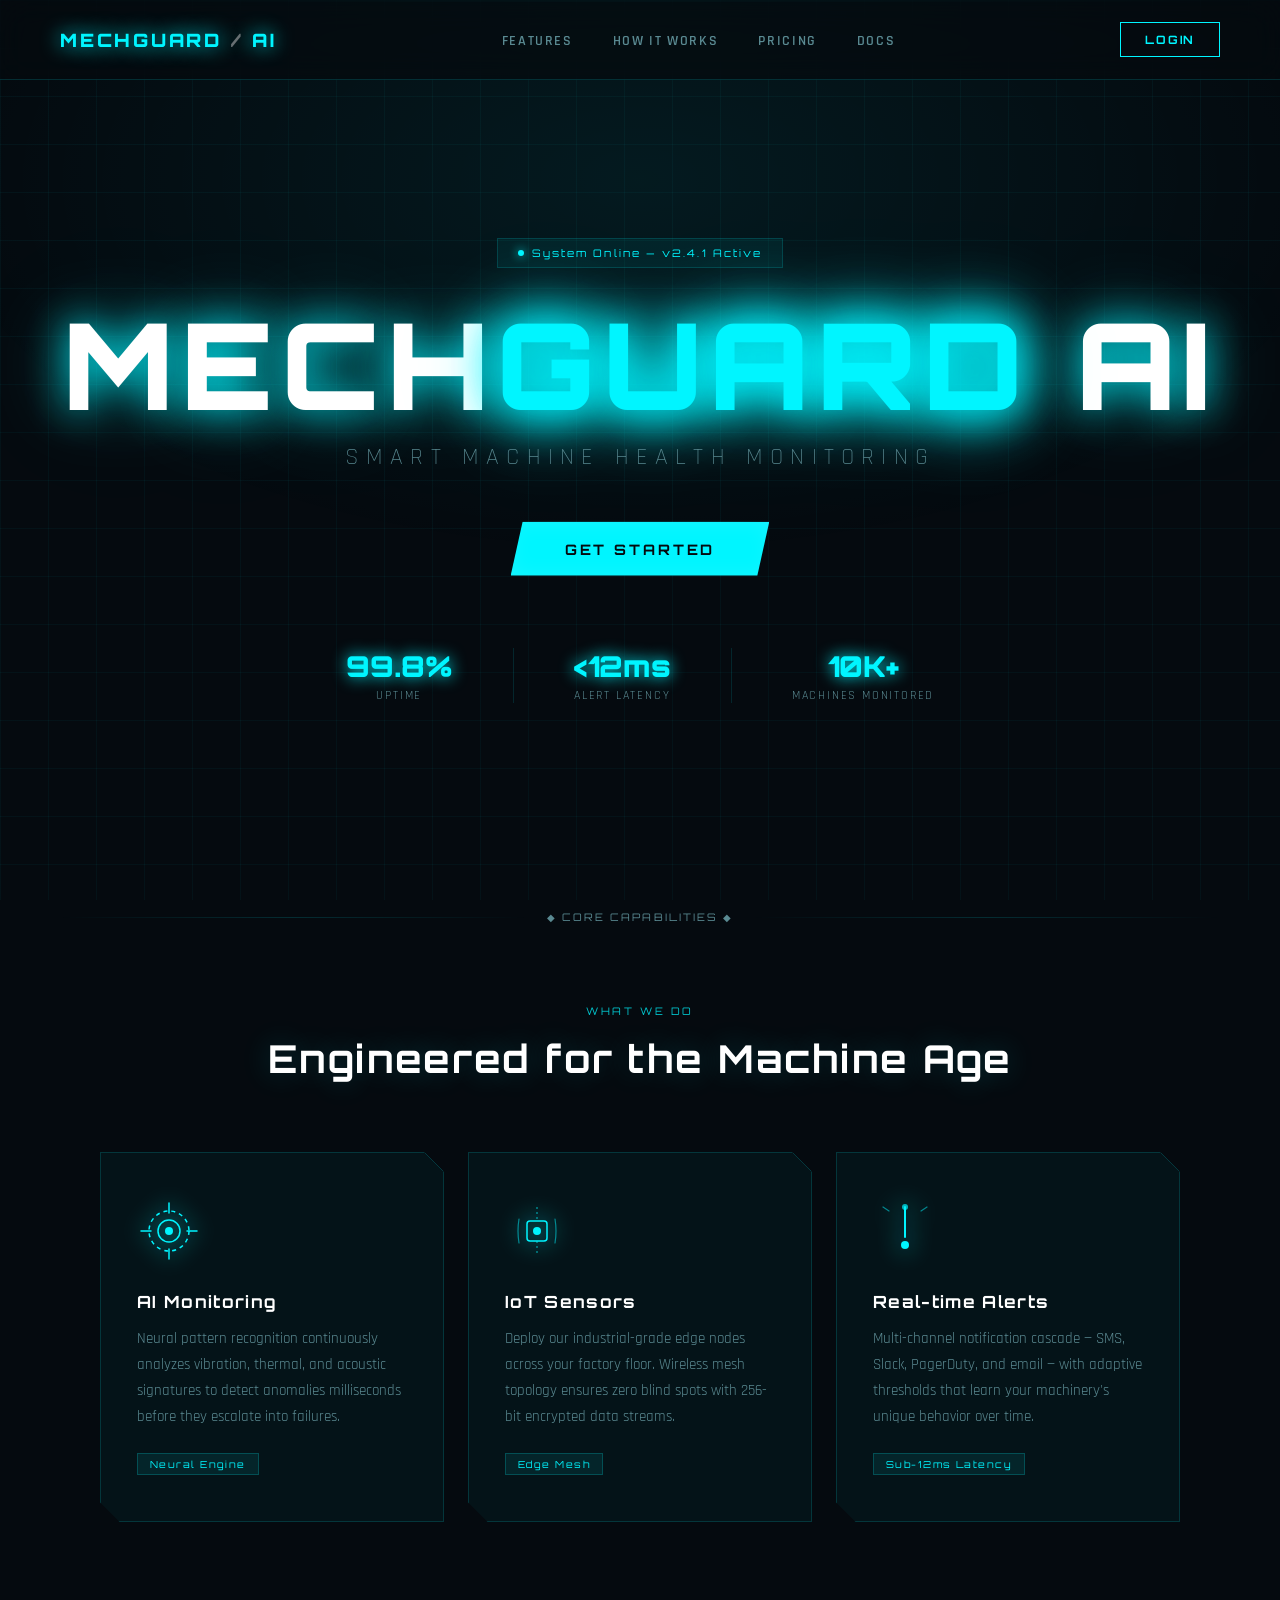
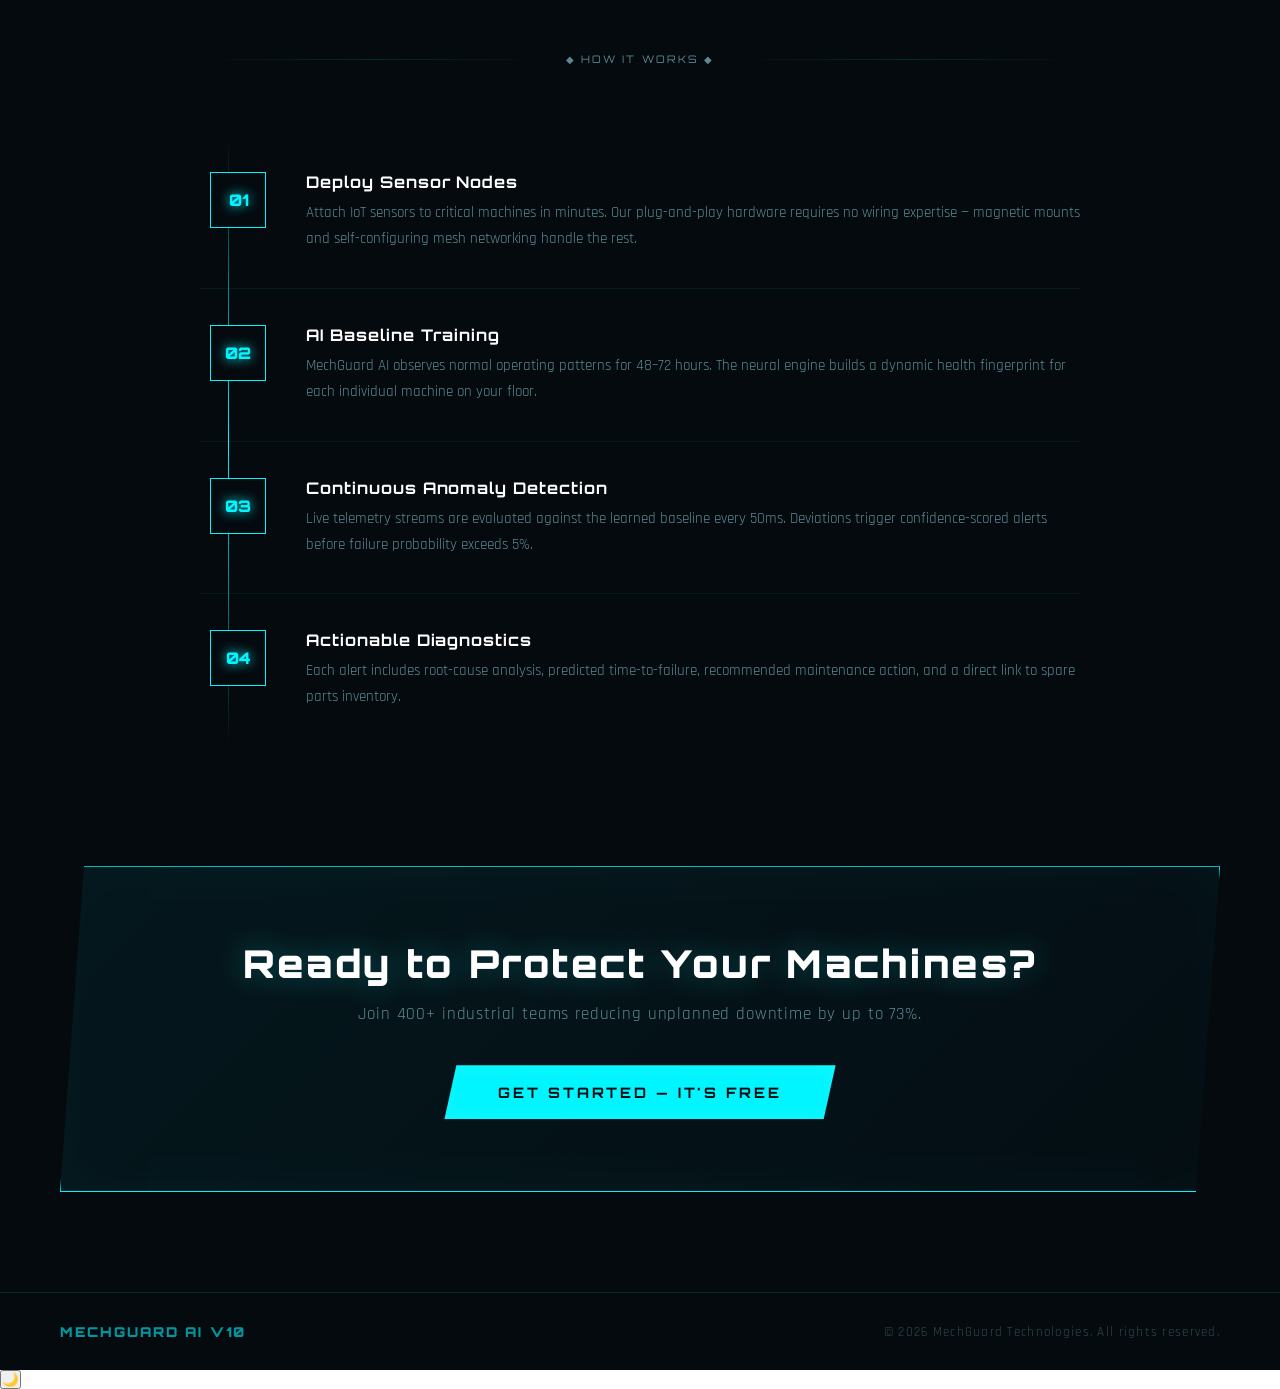
<file: index.html>
<!DOCTYPE html>
<html lang="en">
<head>
<meta charset="UTF-8">
<meta name="viewport" content="width=device-width, initial-scale=1.0">
<title>MECHGUARD AI V10 — Smart Machine Monitoring</title>
<link rel="preconnect" href="https://fonts.googleapis.com">
<link href="https://fonts.googleapis.com/css2?family=Orbitron:wght@400;700;900&family=Rajdhani:wght@300;400;600;700&family=Share+Tech+Mono&display=swap" rel="stylesheet">
<link rel="stylesheet" href="css/landing.css">
</head>
<body>
<div id="landingPage">
  <div class="grid-bg"></div>
  <div class="scanline"></div>

  <nav>
    <a class="nav-logo" onclick="showLanding()">MECHGUARD<span style="color:#fff;opacity:0.4"> /</span> AI</a>
    <ul class="nav-links">
      <li><a href="#features">Features</a></li>
      <li><a href="#how">How It Works</a></li>
      <li><a href="#">Pricing</a></li>
      <li><a href="#">Docs</a></li>
    </ul>
    <button onclick="showApp()" class="nav-cta">Login</button>
  </nav>

  <section class="hero">
    <div class="hero-badge">System Online — v2.4.1 Active</div>
    <h1 class="hero-title">MECH<span>GUARD</span> AI</h1>
    <p class="hero-subtitle">Smart Machine Health Monitoring</p>
    <button onclick="showApp()" class="hero-cta">Get Started</button>
    <div class="hero-stats">
      <div class="stat"><span class="stat-num">99.8%</span><span class="stat-label">Uptime</span></div>
      <div class="stat" style="border-left:1px solid rgba(0,245,255,0.12);border-right:1px solid rgba(0,245,255,0.12);padding:0 60px">
        <span class="stat-num">&lt;12ms</span><span class="stat-label">Alert Latency</span>
      </div>
      <div class="stat"><span class="stat-num">10K+</span><span class="stat-label">Machines Monitored</span></div>
    </div>
  </section>

  <div class="divider">
    <div class="divider-line"></div>
    <div class="divider-icon">◆ CORE CAPABILITIES ◆</div>
    <div class="divider-line"></div>
  </div>

  <section class="features" id="features">
    <p class="section-label">What We Do</p>
    <h2 class="section-title">Engineered for the Machine Age</h2>
    <div class="features-grid">
      <div class="feat-card reveal">
        <div class="feat-icon">
          <svg viewBox="0 0 64 64" fill="none" xmlns="http://www.w3.org/2000/svg">
            <circle cx="32" cy="32" r="20" stroke="#00f5ff" stroke-width="1.5" stroke-dasharray="4 4"/>
            <circle cx="32" cy="32" r="11" stroke="#00f5ff" stroke-width="1.5"/>
            <circle cx="32" cy="32" r="4" fill="#00f5ff"/>
            <line x1="32" y1="4" x2="32" y2="14" stroke="#00f5ff" stroke-width="1.5" stroke-linecap="round"/>
            <line x1="32" y1="50" x2="32" y2="60" stroke="#00f5ff" stroke-width="1.5" stroke-linecap="round"/>
            <line x1="4" y1="32" x2="14" y2="32" stroke="#00f5ff" stroke-width="1.5" stroke-linecap="round"/>
            <line x1="50" y1="32" x2="60" y2="32" stroke="#00f5ff" stroke-width="1.5" stroke-linecap="round"/>
          </svg>
        </div>
        <div class="feat-title">AI Monitoring</div>
        <p class="feat-desc">Neural pattern recognition continuously analyzes vibration, thermal, and acoustic signatures to detect anomalies milliseconds before they escalate into failures.</p>
        <span class="feat-tag">Neural Engine</span>
      </div>
      <div class="feat-card reveal">
        <div class="feat-icon">
          <svg viewBox="0 0 64 64" fill="none" xmlns="http://www.w3.org/2000/svg">
            <rect x="22" y="22" width="20" height="20" rx="3" stroke="#00f5ff" stroke-width="1.5"/>
            <circle cx="32" cy="32" r="4" fill="#00f5ff"/>
            <path d="M14 20 Q12 32 14 44" stroke="#00f5ff" stroke-width="1.2" stroke-linecap="round" opacity="0.5"/>
            <path d="M50 20 Q52 32 50 44" stroke="#00f5ff" stroke-width="1.2" stroke-linecap="round" opacity="0.5"/>
            <line x1="32" y1="8" x2="32" y2="22" stroke="#00f5ff" stroke-width="1.2" stroke-dasharray="2 3" opacity="0.6"/>
            <line x1="32" y1="42" x2="32" y2="56" stroke="#00f5ff" stroke-width="1.2" stroke-dasharray="2 3" opacity="0.6"/>
          </svg>
        </div>
        <div class="feat-title">IoT Sensors</div>
        <p class="feat-desc">Deploy our industrial-grade edge nodes across your factory floor. Wireless mesh topology ensures zero blind spots with 256-bit encrypted data streams.</p>
        <span class="feat-tag">Edge Mesh</span>
      </div>
      <div class="feat-card reveal">
        <div class="feat-icon">
          <svg viewBox="0 0 64 64" fill="none" xmlns="http://www.w3.org/2000/svg">
            <path d="M32 8 L32 38" stroke="#00f5ff" stroke-width="2" stroke-linecap="round"/>
            <circle cx="32" cy="46" r="4" fill="#00f5ff"/>
            <circle cx="32" cy="8" r="3" fill="#00f5ff" opacity="0.7"/>
            <line x1="48" y1="12" x2="54" y2="8" stroke="#00f5ff" stroke-width="1.2" stroke-linecap="round" opacity="0.5"/>
            <line x1="16" y1="12" x2="10" y2="8" stroke="#00f5ff" stroke-width="1.2" stroke-linecap="round" opacity="0.5"/>
          </svg>
        </div>
        <div class="feat-title">Real-time Alerts</div>
        <p class="feat-desc">Multi-channel notification cascade — SMS, Slack, PagerDuty, and email — with adaptive thresholds that learn your machinery's unique behavior over time.</p>
        <span class="feat-tag">Sub-12ms Latency</span>
      </div>
    </div>
  </section>

  <section class="how" id="how">
    <div class="divider" style="padding:0;margin-bottom:70px">
      <div class="divider-line"></div>
      <div class="divider-icon">◆ HOW IT WORKS ◆</div>
      <div class="divider-line"></div>
    </div>
    <div class="steps">
      <div class="step reveal"><div class="step-num">01</div><div class="step-content"><h3>Deploy Sensor Nodes</h3><p>Attach IoT sensors to critical machines in minutes. Our plug-and-play hardware requires no wiring expertise — magnetic mounts and self-configuring mesh networking handle the rest.</p></div></div>
      <div class="step reveal"><div class="step-num">02</div><div class="step-content"><h3>AI Baseline Training</h3><p>MechGuard AI observes normal operating patterns for 48–72 hours. The neural engine builds a dynamic health fingerprint for each individual machine on your floor.</p></div></div>
      <div class="step reveal"><div class="step-num">03</div><div class="step-content"><h3>Continuous Anomaly Detection</h3><p>Live telemetry streams are evaluated against the learned baseline every 50ms. Deviations trigger confidence-scored alerts before failure probability exceeds 5%.</p></div></div>
      <div class="step reveal"><div class="step-num">04</div><div class="step-content"><h3>Actionable Diagnostics</h3><p>Each alert includes root-cause analysis, predicted time-to-failure, recommended maintenance action, and a direct link to spare parts inventory.</p></div></div>
    </div>
  </section>

  <div class="cta-banner reveal">
    <h2>Ready to Protect Your Machines?</h2>
    <p>Join 400+ industrial teams reducing unplanned downtime by up to 73%.</p>
    <button onclick="showApp()" class="hero-cta">Get Started — It's Free</button>
  </div>

  <footer>
    <div class="footer-logo">MECHGUARD AI V10</div>
    <div class="footer-copy">© 2026 MechGuard Technologies. All rights reserved.</div>
  </footer>
</div>
<script src="js/landing.js"></script>
</body>
</html>
</file>
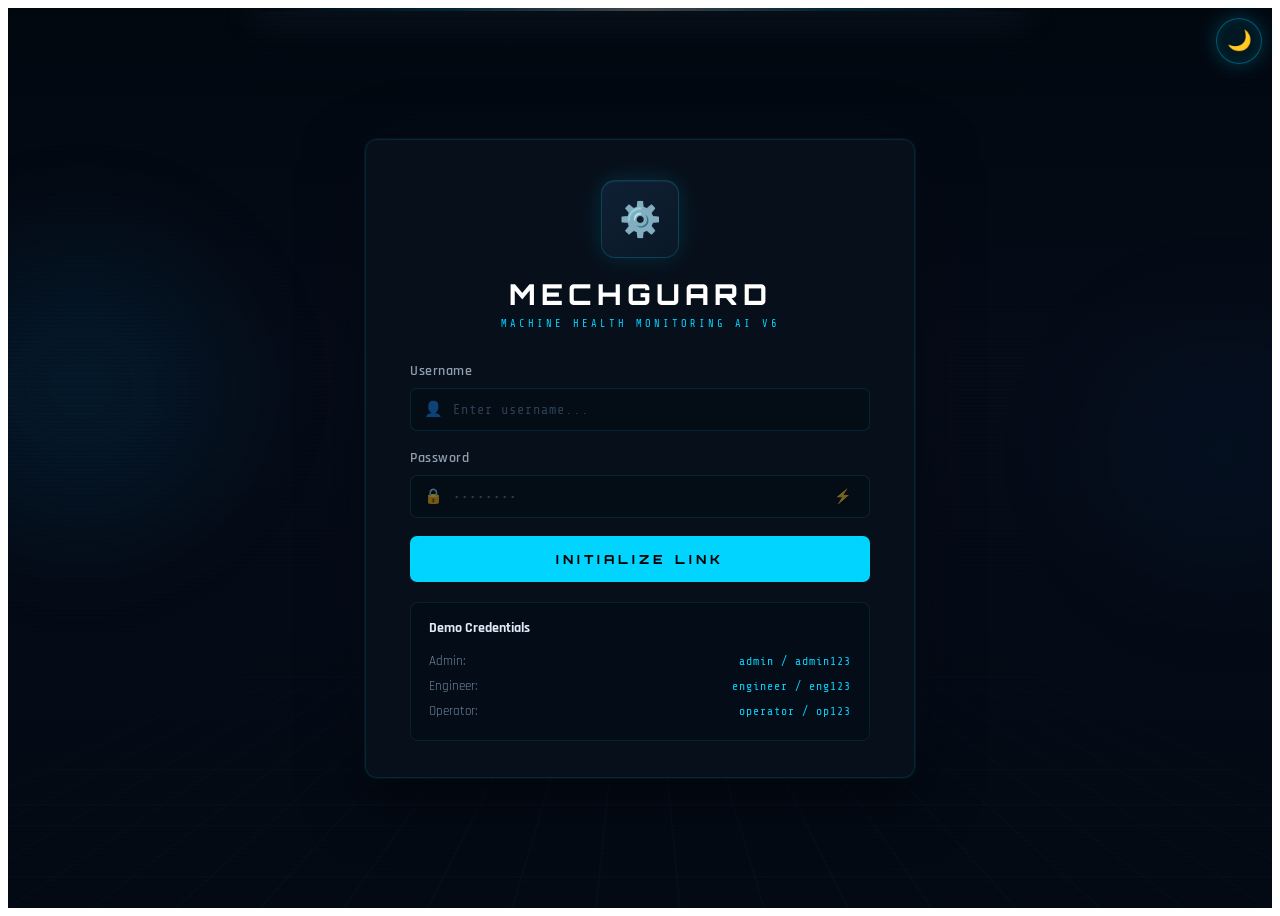
<file: login.html>
<!DOCTYPE html>
<html lang="en">
<head>
<meta charset="UTF-8">
<meta name="viewport" content="width=device-width, initial-scale=1.0">
<title>MECHGUARD AI V10 — Login</title>
<link rel="preconnect" href="https://fonts.googleapis.com">
<link href="https://fonts.googleapis.com/css2?family=Orbitron:wght@400;700;900&family=Rajdhani:wght@300;400;600;700&family=Share+Tech+Mono&display=swap" rel="stylesheet">
<link rel="stylesheet" href="css/style.css">
</head>
<body>
<div id="loginPage">
  <div class="login-bg"><div class="grid-persp"></div><div class="glow-left"></div><div class="glow-right"></div></div>
  <div class="scanlines"></div>
  <div class="login-card">
    <div class="login-brand">
      <div class="login-logo">⚙️</div>
      <div class="login-brand-name">MECHGUARD</div>
      <div class="login-brand-sub">Machine Health Monitoring AI v6</div>
    </div>
    <div class="lf-error" id="loginError">⚠️ &nbsp;Invalid credentials. Please try again.</div>
    <div class="lf-group">
      <label class="lf-label">Username</label>
      <div class="lf-wrap"><i class="lf-icon">👤</i><input class="lf-input" id="username" type="text" placeholder="Enter username..."/></div>
    </div>
    <div class="lf-group">
      <label class="lf-label">Password</label>
      <div class="lf-wrap"><i class="lf-icon">🔒</i><input class="lf-input" id="password" type="password" placeholder="••••••••"/><button class="lf-eye" onclick="togglePwd()" tabindex="-1">⚡</button></div>
    </div>
    <button class="lf-btn" onclick="doLogin()"><div class="shimmer"></div>INITIALIZE LINK</button>
    <div class="demo-box">
      <div class="demo-box-title">Demo Credentials</div>
      <div class="demo-row"><span class="demo-role">Admin:</span><span class="demo-cred" onclick="fillCred('admin','admin123')">admin / admin123</span></div>
      <div class="demo-row"><span class="demo-role">Engineer:</span><span class="demo-cred" onclick="fillCred('engineer','eng123')">engineer / eng123</span></div>
      <div class="demo-row"><span class="demo-role">Operator:</span><span class="demo-cred" onclick="fillCred('operator','op123')">operator / op123</span></div>
    </div>
  </div>
</div>
<div class="loading-overlay" id="loadingOverlay">
  <div class="loading-logo">⚙️</div>
  <div class="loading-brand">MECHGUARD</div>
  <div class="loading-msg">Establishing secure link...</div>
  <div class="loading-bar-wrap"><div class="loading-bar" id="loadBar"></div></div>
</div>
<script src="js/login.js"></script>
</body>
</html>
</file>
<file: css/landing.css>
:root {
  --cyan: #00f5ff;
  --cyan-dim: #00b8c8;
  --cyan-glow: rgba(0,245,255,0.18);
  --cyan-faint: rgba(0,245,255,0.06);
  --bg: #050a0f;
  --card-bg: rgba(0,245,255,0.04);
  --border: rgba(0,245,255,0.15);
  --text: #c8eef2;
  --muted: #5a8a92;
}
*, *::before, *::after { box-sizing: border-box; margin: 0; padding: 0; }
html { scroll-behavior: smooth; }

#landingPage {
  background: var(--bg);
  color: var(--text);
  font-family: 'Rajdhani', sans-serif;
  font-size: 18px;
  overflow-x: hidden;
  min-height: 100vh;
  cursor: crosshair;
}

.grid-bg {
  position: fixed; inset: 0; z-index: 0; pointer-events: none;
  background-image: linear-gradient(rgba(0,245,255,0.04) 1px, transparent 1px), linear-gradient(90deg, rgba(0,245,255,0.04) 1px, transparent 1px);
  background-size: 48px 48px;
  animation: gridPulse 8s ease-in-out infinite;
}
.grid-bg::after {
  content: ''; position: absolute; inset: 0;
  background: radial-gradient(ellipse 80% 60% at 50% 20%, rgba(0,245,255,0.07) 0%, transparent 70%);
  animation: auroraShift 12s ease-in-out infinite alternate;
}
@keyframes gridPulse { 0%,100%{opacity:1} 50%{opacity:0.6} }
@keyframes auroraShift { 0%{transform:scale(1) translateY(0);opacity:0.8} 100%{transform:scale(1.1) translateY(-30px);opacity:1} }

.scanline {
  position: fixed; left:0; right:0; height:2px;
  background: linear-gradient(90deg, transparent, var(--cyan), transparent);
  opacity: 0.18; z-index: 1;
  animation: scanMove 7s linear infinite;
}
@keyframes scanMove { 0%{top:-4px} 100%{top:100vh} }

nav {
  position: fixed; top:0; left:0; right:0; z-index:100;
  display: flex; align-items: center; justify-content: space-between;
  padding: 22px 60px;
  background: rgba(5,10,15,0.7); backdrop-filter: blur(16px);
  border-bottom: 1px solid var(--border);
}
.nav-logo { font-family:'Orbitron',monospace; font-size:1.15rem; font-weight:900; letter-spacing:0.15em; color:var(--cyan); text-shadow:0 0 20px var(--cyan); text-decoration:none; cursor:pointer; }
.nav-links { display:flex; gap:40px; list-style:none; }
.nav-links a { font-family:'Rajdhani',sans-serif; font-weight:600; font-size:0.85rem; letter-spacing:0.12em; text-transform:uppercase; color:var(--muted); text-decoration:none; transition:color .2s,text-shadow .2s; }
.nav-links a:hover { color:var(--cyan); text-shadow:0 0 12px var(--cyan); }
.nav-cta { font-family:'Orbitron',monospace; font-size:0.72rem; font-weight:700; letter-spacing:0.15em; text-transform:uppercase; color:var(--cyan); border:1px solid var(--cyan); padding:9px 24px; background:transparent; cursor:pointer; text-decoration:none; transition:background .2s,box-shadow .2s,color .2s; }
.nav-cta:hover { background:var(--cyan); color:var(--bg); box-shadow:0 0 28px var(--cyan); }

.hero { position:relative; z-index:2; min-height:100vh; display:flex; flex-direction:column; align-items:center; justify-content:center; text-align:center; padding:120px 40px 80px; }
.hero-badge { display:inline-flex; align-items:center; gap:8px; font-family:'Orbitron',monospace; font-size:0.65rem; letter-spacing:0.2em; color:var(--cyan); border:1px solid var(--border); padding:7px 20px; margin-bottom:36px; background:var(--cyan-faint); animation:fadeSlideDown 0.8s ease both; }
.hero-badge::before { content:''; display:inline-block; width:6px; height:6px; border-radius:50%; background:var(--cyan); box-shadow:0 0 10px var(--cyan); animation:blink 1.4s ease-in-out infinite; }
@keyframes blink { 0%,100%{opacity:1} 50%{opacity:0.2} }
.hero-title { font-family:'Orbitron',monospace; font-size:clamp(3.4rem,10vw,7.5rem); font-weight:900; letter-spacing:0.06em; line-height:1; color:#fff; text-shadow:0 0 40px var(--cyan),0 0 80px rgba(0,245,255,0.35),0 0 160px rgba(0,245,255,0.12); animation:fadeSlideUp 0.9s 0.15s ease both; }
.hero-title span { color:var(--cyan); filter:drop-shadow(0 0 24px var(--cyan)); }
.hero-subtitle { font-family:'Rajdhani',sans-serif; font-size:clamp(1.1rem,2.5vw,1.5rem); font-weight:300; letter-spacing:0.3em; text-transform:uppercase; color:var(--muted); margin-top:18px; margin-bottom:50px; animation:fadeSlideUp 0.9s 0.3s ease both; }
.hero-cta { font-family:'Orbitron',monospace; font-size:0.9rem; font-weight:700; letter-spacing:0.2em; text-transform:uppercase; color:var(--bg); background:var(--cyan); border:none; padding:18px 54px; cursor:pointer; display:inline-block; position:relative; clip-path:polygon(12px 0%,100% 0%,calc(100% - 12px) 100%,0% 100%); box-shadow:0 0 40px rgba(0,245,255,0.5),inset 0 0 20px rgba(255,255,255,0.1); transition:box-shadow .25s,transform .2s,filter .2s; animation:fadeSlideUp 0.9s 0.45s ease both; text-decoration:none; }
.hero-cta:hover { box-shadow:0 0 70px rgba(0,245,255,0.8),inset 0 0 30px rgba(255,255,255,0.15); transform:translateY(-2px) scale(1.03); filter:brightness(1.1); }
.hero-cta:active { transform:scale(0.98); }
.hero-cta::after { content:''; position:absolute; inset:0; background:linear-gradient(90deg,transparent 30%,rgba(255,255,255,0.25) 50%,transparent 70%); transform:translateX(-100%); transition:transform 0.5s; }
.hero-cta:hover::after { transform:translateX(100%); }
.hero-stats { display:flex; gap:60px; margin-top:72px; animation:fadeSlideUp 0.9s 0.6s ease both; }
.stat { display:flex; flex-direction:column; align-items:center; gap:4px; }
.stat-num { font-family:'Orbitron',monospace; font-size:1.8rem; font-weight:900; color:var(--cyan); text-shadow:0 0 16px var(--cyan); }
.stat-label { font-size:0.75rem; letter-spacing:0.15em; text-transform:uppercase; color:var(--muted); }

.divider { position:relative; z-index:2; display:flex; align-items:center; gap:20px; padding:0 60px; margin:10px 0 80px; }
.divider-line { flex:1; height:1px; background:linear-gradient(90deg,transparent,var(--border),transparent); }
.divider-icon { font-family:'Orbitron',monospace; font-size:0.65rem; letter-spacing:0.2em; color:var(--muted); }

.features { position:relative; z-index:2; padding:0 60px 120px; max-width:1200px; margin:0 auto; }
.section-label { font-family:'Orbitron',monospace; font-size:0.65rem; letter-spacing:0.25em; color:var(--cyan); text-transform:uppercase; text-align:center; margin-bottom:16px; opacity:0.8; }
.section-title { font-family:'Orbitron',monospace; font-size:clamp(1.6rem,3.5vw,2.4rem); font-weight:700; text-align:center; color:#fff; letter-spacing:0.05em; margin-bottom:70px; text-shadow:0 0 30px rgba(0,245,255,0.2); }
.features-grid { display:grid; grid-template-columns:repeat(3,1fr); gap:24px; }
.feat-card { background:var(--card-bg); border:1px solid var(--border); padding:46px 36px; position:relative; overflow:hidden; transition:border-color .3s,transform .3s,box-shadow .3s; clip-path:polygon(0 0,calc(100% - 20px) 0,100% 20px,100% 100%,20px 100%,0 calc(100% - 20px)); }
.feat-card::before { content:''; position:absolute; inset:0; background:radial-gradient(ellipse 60% 50% at 50% 0%,rgba(0,245,255,0.08) 0%,transparent 70%); opacity:0; transition:opacity .4s; }
.feat-card:hover { border-color:var(--cyan); transform:translateY(-6px); box-shadow:0 0 40px rgba(0,245,255,0.12),0 20px 60px rgba(0,0,0,0.5); }
.feat-card:hover::before { opacity:1; }
.feat-card::after { content:''; position:absolute; top:-1px; right:-1px; width:20px; height:20px; background:var(--cyan); clip-path:polygon(0 0,100% 0,100% 100%); opacity:0.7; transition:opacity .3s; }
.feat-card:hover::after { opacity:1; }
.feat-icon { width:64px; height:64px; margin-bottom:28px; position:relative; }
.feat-icon svg { width:100%; height:100%; filter:drop-shadow(0 0 12px var(--cyan)); transition:filter .3s; }
.feat-card:hover .feat-icon svg { filter:drop-shadow(0 0 24px var(--cyan)) drop-shadow(0 0 48px rgba(0,245,255,0.5)); }
.feat-title { font-family:'Orbitron',monospace; font-size:1.05rem; font-weight:700; letter-spacing:0.08em; color:#fff; margin-bottom:14px; }
.feat-desc { font-family:'Rajdhani',sans-serif; font-size:0.95rem; line-height:1.7; color:var(--muted); }
.feat-tag { display:inline-block; margin-top:24px; font-family:'Orbitron',monospace; font-size:0.6rem; letter-spacing:0.15em; color:var(--cyan); background:rgba(0,245,255,0.08); border:1px solid rgba(0,245,255,0.2); padding:4px 12px; }

.how { position:relative; z-index:2; padding:0 60px 120px; max-width:1000px; margin:0 auto; }
.steps { display:flex; flex-direction:column; gap:0; position:relative; }
.steps::before { content:''; position:absolute; left:28px; top:0; bottom:0; width:1px; background:linear-gradient(180deg,transparent,var(--cyan),transparent); }
.step { display:flex; gap:40px; align-items:flex-start; padding:36px 0 36px 10px; border-bottom:1px solid rgba(0,245,255,0.07); }
.step:last-child { border-bottom:none; }
.step-num { width:56px; height:56px; border:1px solid var(--cyan); display:flex; align-items:center; justify-content:center; font-family:'Orbitron',monospace; font-size:1rem; font-weight:900; color:var(--cyan); text-shadow:0 0 12px var(--cyan); background:var(--bg); flex-shrink:0; position:relative; z-index:1; transition:background .3s,box-shadow .3s; }
.step:hover .step-num { background:var(--cyan-faint); box-shadow:0 0 24px var(--cyan); }
.step-content h3 { font-family:'Orbitron',monospace; font-size:1rem; font-weight:700; color:#fff; letter-spacing:0.06em; margin-bottom:8px; }
.step-content p { font-family:'Rajdhani',sans-serif; font-size:0.95rem; color:var(--muted); line-height:1.7; }

.cta-banner { position:relative; z-index:2; margin:0 60px 100px; border:1px solid var(--cyan); padding:72px 60px; text-align:center; background:linear-gradient(135deg,rgba(0,245,255,0.06) 0%,rgba(0,245,255,0.02) 100%); box-shadow:0 0 60px rgba(0,245,255,0.08),inset 0 0 60px rgba(0,245,255,0.03); clip-path:polygon(24px 0%,100% 0%,calc(100% - 24px) 100%,0% 100%); overflow:hidden; }
.cta-banner::before { content:''; position:absolute; top:-2px; left:50%; transform:translateX(-50%); width:40%; height:2px; background:linear-gradient(90deg,transparent,var(--cyan),transparent); }
.cta-banner h2 { font-family:'Orbitron',monospace; font-size:clamp(1.6rem,3vw,2.4rem); font-weight:900; color:#fff; letter-spacing:0.06em; margin-bottom:16px; text-shadow:0 0 30px rgba(0,245,255,0.3); }
.cta-banner p { font-family:'Rajdhani',sans-serif; font-size:1.05rem; color:var(--muted); margin-bottom:40px; letter-spacing:0.05em; }

footer { position:relative; z-index:2; border-top:1px solid var(--border); padding:30px 60px; display:flex; align-items:center; justify-content:space-between; }
.footer-logo { font-family:'Orbitron',monospace; font-size:0.85rem; font-weight:900; letter-spacing:0.15em; color:var(--cyan); opacity:0.6; }
.footer-copy { font-family:'Rajdhani',sans-serif; font-size:0.8rem; letter-spacing:0.1em; color:var(--muted); opacity:0.5; }

@keyframes fadeSlideDown { from{opacity:0;transform:translateY(-20px)} to{opacity:1;transform:translateY(0)} }
@keyframes fadeSlideUp   { from{opacity:0;transform:translateY(30px)}  to{opacity:1;transform:translateY(0)} }
.reveal { opacity:0; transform:translateY(36px); transition:opacity .7s ease,transform .7s ease; }
.reveal.visible { opacity:1; transform:none; }
.reveal:nth-child(2){transition-delay:.12s} .reveal:nth-child(3){transition-delay:.24s}

@media (max-width:900px) {
  nav{padding:18px 24px;} .nav-links{display:none;}
  .features,.how{padding-left:24px;padding-right:24px;}
  .features-grid{grid-template-columns:1fr;}
  .cta-banner{margin:0 24px 80px;padding:48px 30px;}
  footer{padding:24px;flex-direction:column;gap:10px;}
  .hero-stats{gap:32px;flex-wrap:wrap;justify-content:center;}
}

/* ══════════════════════════════════════════
</file>
<file: css/style.css>
APP PAGE STYLES (Login + Dashboard)
══════════════════════════════════════════ */
#appPage {
  --app-bg:     #060c14;
  --app-panel:  #0c1624;
  --app-panel2: #111e30;
  --app-border: #1a2e45;
  --app-cyan:   #00d4ff;
  --app-cyan2:  #00aacc;
  --app-accent: #f5820a;
  --app-red:    #f03e3e;
  --app-green:  #22d87a;
  --app-blue:   #3b9eff;
  --app-purple: #9b6dff;
  --app-ir:     #ffb300;
  --app-text:   #e0eaf8;
  --app-muted:  #4a6280;
  background: #060c14;
  color: #e0eaf8;
  font-family: 'Rajdhani', sans-serif;
  min-height: 100vh;
}

#loginPage { display:flex; }
#dashPage  { display:none; position:relative; min-height:100vh; }

#loginPage {
  min-height:100vh; width:100%; position:relative; overflow:hidden;
  align-items:center; justify-content:center; flex-direction:column;
}
.login-bg { position:absolute; inset:0; z-index:0; background:linear-gradient(180deg,#020810 0%,#060c18 40%,#030a14 100%); overflow:hidden; }
.login-bg::before { content:''; position:absolute; top:0; left:50%; transform:translateX(-50%); width:60%; height:3px; background:linear-gradient(90deg,transparent,rgba(0,212,255,0.15),rgba(255,255,255,0.25),rgba(0,212,255,0.15),transparent); box-shadow:0 0 40px 10px rgba(180,220,255,0.08); }
.grid-persp { position:absolute; inset:0; background-image:linear-gradient(rgba(0,212,255,0.04) 1px,transparent 1px),linear-gradient(90deg,rgba(0,212,255,0.04) 1px,transparent 1px); background-size:60px 60px; transform:perspective(600px) rotateX(55deg) scaleX(1.4); transform-origin:50% 100%; opacity:.7; }
.glow-left  { position:absolute; left:-10%; top:20%; width:400px; height:400px; border-radius:50%; background:radial-gradient(ellipse,rgba(0,80,120,0.25),transparent 70%); filter:blur(40px); }
.glow-right { position:absolute; right:-10%; top:30%; width:350px; height:350px; border-radius:50%; background:radial-gradient(ellipse,rgba(0,40,80,0.2),transparent 70%); filter:blur(40px); }
.scanlines  { position:absolute; inset:0; background:repeating-linear-gradient(180deg,transparent 0px,transparent 3px,rgba(0,0,0,0.06) 3px,rgba(0,0,0,0.06) 4px); pointer-events:none; z-index:1; }
.login-card { position:relative; z-index:10; width:100%; max-width:460px; margin:auto; padding:40px 44px 36px; background:rgba(8,16,28,0.88); border:1px solid rgba(0,212,255,0.12); border-radius:12px; box-shadow:0 0 0 1px rgba(0,212,255,0.06),0 20px 60px rgba(0,0,0,0.6),0 0 80px rgba(0,100,180,0.08); backdrop-filter:blur(20px); }
.login-brand { display:flex; flex-direction:column; align-items:center; margin-bottom:32px; }
.login-logo { width:76px; height:76px; background:linear-gradient(145deg,#0f2035,#0a1825); border:1px solid rgba(0,212,255,0.2); border-radius:14px; display:flex; align-items:center; justify-content:center; font-size:34px; margin-bottom:18px; box-shadow:0 0 24px rgba(0,212,255,0.15),inset 0 1px 0 rgba(255,255,255,0.05); animation:logoPulse 3s ease-in-out infinite; }
@keyframes logoPulse { 0%,100%{box-shadow:0 0 20px rgba(0,212,255,0.12),inset 0 1px 0 rgba(255,255,255,0.05)} 50%{box-shadow:0 0 40px rgba(0,212,255,0.28),inset 0 1px 0 rgba(255,255,255,0.05)} }
.login-brand-name { font-family:'Orbitron',monospace; font-size:1.8rem; font-weight:800; letter-spacing:5px; color:#fff; text-align:center; }
.login-brand-sub  { font-family:'Share Tech Mono',monospace; font-size:.65rem; letter-spacing:3px; color:#00d4ff; margin-top:6px; text-align:center; text-transform:uppercase; }
.lf-label { font-family:'Rajdhani',sans-serif; font-size:.9rem; font-weight:600; color:rgba(200,220,240,0.7); margin-bottom:8px; display:block; letter-spacing:.5px; }
.lf-group { margin-bottom:18px; }
.lf-wrap  { position:relative; display:flex; align-items:center; }
.lf-icon  { position:absolute; left:14px; color:rgba(120,160,200,0.5); font-size:15px; pointer-events:none; font-style:normal; }
.lf-input { width:100%; background:rgba(4,12,22,0.7); border:1px solid rgba(0,212,255,0.13); color:#e0eaf8; font-family:'Share Tech Mono',monospace; font-size:.85rem; letter-spacing:1px; padding:13px 14px 13px 42px; border-radius:7px; outline:none; transition:border-color .25s,box-shadow .25s; }
.lf-input::placeholder { color:rgba(120,160,200,0.35); }
.lf-input:focus { border-color:rgba(0,212,255,0.45); box-shadow:0 0 0 3px rgba(0,212,255,0.08); }
.lf-eye { position:absolute; right:13px; background:none; border:none; color:rgba(120,160,200,0.45); cursor:pointer; font-size:14px; transition:color .2s; }
.lf-eye:hover { color:#00d4ff; }
.lf-error { display:none; align-items:center; gap:8px; padding:9px 14px; background:rgba(240,62,62,0.08); border:1px solid rgba(240,62,62,0.25); border-radius:6px; font-family:'Share Tech Mono',monospace; font-size:.68rem; color:#f87171; letter-spacing:.5px; margin-bottom:16px; }
.lf-error.show { display:flex; }
.lf-btn { width:100%; background:#00d4ff; border:none; color:#000; font-family:'Orbitron',monospace; font-size:.78rem; font-weight:800; letter-spacing:4px; padding:15px; border-radius:7px; cursor:pointer; position:relative; overflow:hidden; transition:transform .15s,box-shadow .2s,background .2s; text-transform:uppercase; }
.lf-btn:hover { background:#00eeff; transform:translateY(-1px); box-shadow:0 8px 32px rgba(0,212,255,0.4); }
.lf-btn .shimmer { position:absolute; inset:0; background:linear-gradient(90deg,transparent 0%,rgba(255,255,255,0.2) 50%,transparent 100%); transform:translateX(-100%); transition:transform .4s; }
.lf-btn:hover .shimmer { transform:translateX(100%); }
.demo-box { margin-top:20px; padding:16px 18px; background:rgba(4,12,22,0.6); border:1px solid rgba(0,212,255,0.1); border-radius:8px; }
.demo-box-title { font-family:'Rajdhani',sans-serif; font-size:.85rem; font-weight:700; color:#e0eaf8; margin-bottom:12px; }
.demo-row  { display:flex; justify-content:space-between; align-items:center; padding:4px 0; }
.demo-role { font-family:'Rajdhani',sans-serif; font-size:.82rem; color:rgba(160,190,220,0.7); }
.demo-cred { font-family:'Share Tech Mono',monospace; font-size:.72rem; color:#00d4ff; letter-spacing:1px; cursor:pointer; transition:color .2s; }
.demo-cred:hover { color:#00eeff; }
.loading-overlay { display:none; position:fixed; inset:0; z-index:999; background:#060c14; flex-direction:column; align-items:center; justify-content:center; gap:20px; }
.loading-overlay.show { display:flex; }
.loading-logo  { font-size:3rem; animation:spinZ 1.2s linear infinite; }
@keyframes spinZ { from{transform:rotate(0deg)} to{transform:rotate(360deg)} }
.loading-brand { font-family:'Orbitron',monospace; font-size:1.4rem; font-weight:800; letter-spacing:4px; color:#00d4ff; }
.loading-msg   { font-family:'Share Tech Mono',monospace; font-size:.68rem; color:#4a6280; letter-spacing:2px; text-transform:uppercase; }
.loading-bar-wrap { width:220px; height:2px; background:#111e30; border-radius:2px; overflow:hidden; }
.loading-bar { height:100%; background:linear-gradient(90deg,#00aacc,#00d4ff); border-radius:2px; animation:loadBar 1.5s ease forwards; }
@keyframes loadBar { from{width:0} to{width:100%} }

#dashPage { flex-direction:column; min-height:100vh; padding:20px; background-image:radial-gradient(ellipse 80% 50% at 50% -10%,rgba(245,130,10,0.07),transparent),repeating-linear-gradient(0deg,transparent,transparent 39px,rgba(42,48,69,0.3) 40px),repeating-linear-gradient(90deg,transparent,transparent 39px,rgba(42,48,69,0.3) 40px); }
.header { display:flex; align-items:center; justify-content:space-between; padding:18px 28px; background:#131720; border:1px solid #2a3045; border-top:3px solid #f5820a; margin-bottom:16px; position:relative; overflow:hidden; border-radius:4px; }
.header::before { content:''; position:absolute; inset:0; background:linear-gradient(90deg,rgba(245,130,10,0.05) 0%,transparent 60%); pointer-events:none; }
.header-left  { display:flex; align-items:center; gap:16px; }
.machine-icon { width:52px; height:52px; background:linear-gradient(135deg,#f5820a,#c96800); border-radius:6px; display:flex; align-items:center; justify-content:center; font-size:26px; box-shadow:0 0 20px rgba(245,130,10,0.4); }
.header-title    { font-family:'Orbitron',monospace; font-size:1.4rem; font-weight:800; letter-spacing:2px; color:#e8ecf4; }
.header-subtitle { font-family:'Share Tech Mono',monospace; font-size:.75rem; color:#f5820a; margin-top:3px; letter-spacing:1px; }
.header-right { display:flex; align-items:center; gap:16px; flex-wrap:wrap; }
.user-chip { display:flex; align-items:center; gap:10px; padding:7px 14px; background:#1a1f2e; border:1px solid #2a3045; border-radius:4px; font-family:'Share Tech Mono',monospace; font-size:.68rem; color:#e8ecf4; letter-spacing:.5px; }
.user-avatar { width:26px; height:26px; background:linear-gradient(135deg,#f5820a,#c96800); border-radius:50%; display:flex; align-items:center; justify-content:center; font-size:11px; font-weight:700; color:#fff; font-family:'Orbitron',monospace; }
.status-pill { display:flex; align-items:center; gap:8px; padding:7px 14px; background:rgba(34,216,122,0.1); border:1px solid rgba(34,216,122,0.3); border-radius:4px; font-family:'Share Tech Mono',monospace; font-size:.7rem; color:#22d87a; letter-spacing:1px; }
.status-dot { width:8px; height:8px; border-radius:50%; background:#22d87a; animation:pulse 1.5s infinite; }
@keyframes pulse { 0%,100%{opacity:1;box-shadow:0 0 0 0 rgba(34,216,122,.6)} 50%{opacity:.6;box-shadow:0 0 0 6px rgba(34,216,122,0)} }
.live-clock { font-family:'Share Tech Mono',monospace; font-size:1.1rem; color:#ffb84d; letter-spacing:2px; }
.logout-btn { background:none; border:1px solid #2a3045; color:#6b7590; font-family:'Share Tech Mono',monospace; font-size:.65rem; letter-spacing:1px; padding:7px 14px; border-radius:4px; cursor:pointer; transition:all .2s; }
.logout-btn:hover { border-color:#f03e3e; color:#f03e3e; }

.esp-banner { display:flex; align-items:center; gap:12px; flex-wrap:wrap; background:#0e1824; border:1px solid #1a2e45; border-left:3px solid #00d4ff; border-radius:6px; padding:12px 20px; margin-bottom:14px; }
.esp-banner-label { font-family:'Orbitron',monospace; font-size:.65rem; letter-spacing:2px; color:#00d4ff; white-space:nowrap; }
.esp-ip-row { display:flex; align-items:center; gap:8px; flex:1; min-width:260px; }
.esp-ip-lbl   { font-family:'Share Tech Mono',monospace; font-size:.68rem; color:#4a6280; letter-spacing:1px; }
.esp-ip-input { background:#060c14; border:1px solid #1a2e45; color:#e0eaf8; font-family:'Share Tech Mono',monospace; font-size:.78rem; padding:7px 12px; border-radius:4px; outline:none; width:175px; letter-spacing:1px; transition:border-color .2s; }
.esp-ip-input:focus { border-color:#00d4ff; }
.btn-connect   { background:linear-gradient(135deg,#00aacc,#00d4ff); border:none; color:#000; font-family:'Orbitron',monospace; font-size:.6rem; font-weight:800; letter-spacing:2px; padding:8px 16px; border-radius:4px; cursor:pointer; transition:opacity .2s; }
.btn-connect:hover { opacity:.85; }
.btn-reset-current  { background:rgba(255,179,0,0.15); border:1px solid rgba(255,179,0,0.35); color:#ffb300; font-family:'Share Tech Mono',monospace; font-size:.62rem; letter-spacing:1px; padding:7px 12px; border-radius:4px; cursor:pointer; transition:background .2s; }
.btn-reset-current:hover { background:rgba(255,179,0,0.25); }
.btn-reset-vib { background:rgba(59,158,255,0.15); border:1px solid rgba(59,158,255,0.35); color:#3b9eff; font-family:'Share Tech Mono',monospace; font-size:.62rem; letter-spacing:1px; padding:7px 12px; border-radius:4px; cursor:pointer; transition:background .2s; }
.btn-reset-vib:hover { background:rgba(59,158,255,0.25); }
.conn-pill { display:flex; align-items:center; gap:8px; padding:6px 14px; background:rgba(240,62,62,0.08); border:1px solid rgba(240,62,62,0.3); border-radius:4px; transition:all .3s; }
.conn-dot  { width:8px; height:8px; border-radius:50%; background:#f03e3e; animation:pulse 1.5s infinite; }
.conn-text { font-family:'Share Tech Mono',monospace; font-size:.65rem; color:#f03e3e; letter-spacing:1px; }
.ip-status { font-family:'Share Tech Mono',monospace; font-size:.63rem; color:#ffb84d; letter-spacing:.5px; }

.kpi-row { display:grid; grid-template-columns:repeat(6,1fr); gap:10px; margin-bottom:16px; }
.kpi-card { background:#131720; border:1px solid #2a3045; border-radius:6px; padding:16px 14px; position:relative; overflow:hidden; transition:border-color .2s; cursor:default; }
.kpi-card:hover { border-color:#f5820a; }
.kpi-card::after { content:''; position:absolute; left:0; top:0; bottom:0; width:3px; }
.kpi-card.c-orange::after{background:#f5820a} .kpi-card.c-red::after{background:#f03e3e}
.kpi-card.c-blue::after{background:#3b9eff}   .kpi-card.c-purple::after{background:#9b6dff}
.kpi-card.c-green::after{background:#22d87a}  .kpi-card.c-cyan::after{background:#00d4ff}
.kpi-card.c-cur::after{background:#ffb300}
.kpi-label { font-family:'Share Tech Mono',monospace; font-size:.6rem; color:#6b7590; letter-spacing:1.5px; text-transform:uppercase; margin-bottom:6px; }
.kpi-value { font-family:'Orbitron',monospace; font-size:1.7rem; font-weight:800; line-height:1; }
.kpi-card.c-orange .kpi-value{color:#ffb84d} .kpi-card.c-red .kpi-value{color:#f03e3e}
.kpi-card.c-blue   .kpi-value{color:#3b9eff} .kpi-card.c-purple .kpi-value{color:#9b6dff}
.kpi-card.c-green  .kpi-value{color:#22d87a} .kpi-card.c-cyan .kpi-value{color:#00d4ff}
.kpi-card.c-cur     .kpi-value{color:#ffb300}
.kpi-unit { font-family:'Share Tech Mono',monospace; font-size:.58rem; color:#6b7590; margin-top:4px; }
.kpi-bg-icon { position:absolute; right:10px; bottom:6px; font-size:2rem; opacity:.06; }
.kpi-badge { display:inline-block; margin-top:4px; padding:2px 7px; border-radius:3px; font-family:'Share Tech Mono',monospace; font-size:.56rem; letter-spacing:1px; }
.kpi-badge.ok{background:rgba(34,216,122,0.12);color:#22d87a}
.kpi-badge.warn{background:rgba(255,184,77,0.12);color:#ffb84d}
.kpi-badge.crit{background:rgba(240,62,62,0.12);color:#f03e3e}
.kpi-badge.cur-on{background:rgba(255,179,0,0.15);color:#ffb300}
.kpi-badge.cur-off{background:rgba(34,216,122,0.1);color:#22d87a}

.main-grid { display:grid; grid-template-columns:1fr 1fr 320px; gap:14px; margin-bottom:14px; }
.panel-title { font-family:'Orbitron',monospace; font-size:.72rem; letter-spacing:3px; color:#6b7590; text-transform:uppercase; padding-bottom:12px; border-bottom:1px solid #2a3045; margin-bottom:14px; }
.panel-title span { color:#f5820a; }

.gauges-panel { background:#131720; border:1px solid #2a3045; border-radius:6px; padding:16px; display:grid; grid-template-columns:1fr 1fr 1fr; gap:12px; }
.gauges-panel .panel-title { grid-column:1/-1; }
.gauge-wrap { display:flex; flex-direction:column; align-items:center; gap:5px; }
.gauge-svg-wrap { position:relative; width:128px; height:128px; }
.gauge-svg-wrap svg { transform:rotate(-90deg); }
.gauge-center { position:absolute; inset:0; display:flex; flex-direction:column; align-items:center; justify-content:center; }
.g-icon  { font-size:1.3rem; margin-bottom:1px; }
.g-val   { font-family:'Orbitron',monospace; font-size:1.1rem; font-weight:800; line-height:1; }
.g-name  { font-family:'Share Tech Mono',monospace; font-size:.6rem; letter-spacing:1.5px; color:#6b7590; text-transform:uppercase; text-align:center; }
.g-range { font-family:'Share Tech Mono',monospace; font-size:.55rem; color:#2a3045; }
.gauge-track { fill:none; stroke:#1a1f2e; stroke-width:13; }
.gauge-fill  { fill:none; stroke-width:13; stroke-linecap:round; transition:stroke-dashoffset 1s ease; }
.relay-indicator { display:flex; align-items:center; gap:6px; margin-top:4px; padding:3px 10px; border-radius:3px; font-family:'Share Tech Mono',monospace; font-size:.6rem; letter-spacing:1px; transition:all .3s; }
.relay-indicator.clear   { background:rgba(34,216,122,0.1); color:#22d87a; }
.relay-indicator.blocked { background:rgba(255,179,0,0.15); color:#ffb300; animation:beamFlash .8s ease-in-out infinite; }
@keyframes beamFlash { 0%,100%{opacity:1} 50%{opacity:.5} }
.relay-dot { width:7px; height:7px; border-radius:50%; }
.relay-indicator.clear   .relay-dot { background:#22d87a; }
.relay-indicator.blocked .relay-dot { background:#ffb300; }

.chart-panel { background:#131720; border:1px solid #2a3045; border-radius:6px; padding:16px; }
.chart-header { display:flex; justify-content:space-between; align-items:center; margin-bottom:12px; padding-bottom:12px; border-bottom:1px solid #2a3045; }
.chart-title { font-family:'Orbitron',monospace; font-size:.72rem; letter-spacing:3px; color:#6b7590; text-transform:uppercase; }
.chart-title span { color:#f5820a; }
.time-selector { background:#1a1f2e; border:1px solid #2a3045; color:#e8ecf4; padding:5px 10px; border-radius:4px; font-family:'Share Tech Mono',monospace; font-size:.68rem; cursor:pointer; letter-spacing:1px; }
.chart-area { height:200px; position:relative; }

.sidebar { display:flex; flex-direction:column; gap:14px; grid-row:span 2; }
.side-card { background:#131720; border:1px solid #2a3045; border-radius:6px; padding:16px 18px; flex:1; }
.health-big { display:flex; flex-direction:column; align-items:center; padding:10px 0; }
.health-ring-wrap { position:relative; width:150px; height:150px; }
.health-ring-wrap svg { transform:rotate(-90deg); }
.health-center { position:absolute; inset:0; display:flex; flex-direction:column; align-items:center; justify-content:center; }
.health-pct   { font-family:'Orbitron',monospace; font-size:2rem; font-weight:800; color:#22d87a; }
.health-lbl   { font-family:'Share Tech Mono',monospace; font-size:.6rem; letter-spacing:1.5px; color:#6b7590; text-transform:uppercase; margin-top:4px; }
.health-badge { display:inline-flex; align-items:center; gap:8px; margin-top:12px; padding:7px 14px; background:rgba(34,216,122,0.1); border:1px solid rgba(34,216,122,0.25); border-radius:4px; font-family:'Share Tech Mono',monospace; font-size:.7rem; color:#22d87a; letter-spacing:1px; }
.health-badge.warn { background:rgba(251,146,60,0.1); border-color:rgba(251,146,60,0.25); color:#fb923c; }
.health-badge.crit { background:rgba(240,62,62,0.1); border-color:rgba(240,62,62,0.25); color:#f03e3e; }
.mini-grid { display:grid; grid-template-columns:1fr 1fr; gap:8px; margin-top:12px; }
.mini-stat     { background:#1a1f2e; border:1px solid #2a3045; border-radius:4px; padding:9px; text-align:center; }
.mini-stat-lbl { font-family:'Share Tech Mono',monospace; font-size:.58rem; color:#6b7590; letter-spacing:1px; text-transform:uppercase; margin-bottom:3px; }
.mini-stat-val { font-family:'Orbitron',monospace; font-size:1rem; font-weight:800; color:#ffb84d; }

.bottom-row  { display:grid; grid-template-columns:1fr 1fr; gap:14px; }
.today-stats { background:#131720; border:1px solid #2a3045; border-radius:6px; padding:18px; }
.stats-grid  { display:grid; grid-template-columns:repeat(4,1fr); gap:10px; margin-top:14px; }
.stat6     { background:#1a1f2e; border:1px solid #2a3045; border-radius:4px; padding:11px; text-align:center; }
.stat6-lbl { font-family:'Share Tech Mono',monospace; font-size:.58rem; color:#6b7590; letter-spacing:1px; text-transform:uppercase; margin-bottom:4px; }
.stat6-val { font-family:'Orbitron',monospace; font-size:1.1rem; font-weight:800; color:#ffb84d; }
.alert-strip { display:flex; align-items:center; gap:12px; padding:10px 16px; background:rgba(240,62,62,0.08); border:1px solid rgba(240,62,62,0.2); border-radius:4px; font-family:'Share Tech Mono',monospace; font-size:.68rem; color:#f87171; letter-spacing:.5px; margin-top:10px; transition:all .4s; }
.alert-dot { width:7px; height:7px; border-radius:50%; background:#f03e3e; animation:pulse 1s infinite; flex-shrink:0; }

.sched-item { display:flex; align-items:center; gap:12px; padding:11px 12px; background:#1a1f2e; border:1px solid #2a3045; border-left:3px solid #f5820a; border-radius:4px; margin-bottom:10px; cursor:pointer; transition:all .2s; }
.sched-item:hover { border-left-color:#ffb84d; background:#1e2638; }
.sched-icon { font-size:1.2rem; }
.sched-tag  { font-family:'Share Tech Mono',monospace; font-size:.6rem; color:#6b7590; letter-spacing:1px; text-transform:uppercase; margin-bottom:3px; }
.sched-date { font-family:'Rajdhani',sans-serif; font-size:.95rem; font-weight:700; color:#e8ecf4; }
.sched-days { font-family:'Share Tech Mono',monospace; font-size:.6rem; color:#f5820a; margin-top:2px; }
.sched-cal  { font-size:1rem; opacity:.4; }
.prog-bar   { background:#1a1f2e; height:6px; border-radius:3px; overflow:hidden; margin:10px 0 5px; }
.prog-fill  { height:100%; background:linear-gradient(90deg,#f5820a,#ffb84d); border-radius:3px; transition:width 1s ease; }
.prog-label { font-family:'Share Tech Mono',monospace; font-size:.6rem; color:#6b7590; letter-spacing:1px; }

.cal-overlay { display:none; position:fixed; inset:0; z-index:9999; background:rgba(0,0,0,0.65); align-items:center; justify-content:center; backdrop-filter:blur(3px); }
.cal-overlay.open { display:flex; }
.cal-modal { background:#0e1520; border:1px solid rgba(0,212,255,0.25); border-radius:10px; padding:20px; width:290px; box-shadow:0 0 40px rgba(0,212,255,0.12),0 20px 60px rgba(0,0,0,0.7); }
.cal-header { display:flex; align-items:center; justify-content:space-between; margin-bottom:6px; }
.cal-month-label { font-family:'Orbitron',monospace; font-size:.78rem; font-weight:700; letter-spacing:2px; color:#e8ecf4; }
.cal-nav { background:none; border:1px solid #2a3045; color:#00d4ff; font-size:1.2rem; line-height:1; width:28px; height:28px; border-radius:5px; cursor:pointer; display:flex; align-items:center; justify-content:center; }
.cal-nav:hover { background:rgba(0,212,255,0.1); }
.cal-year-row { display:flex; align-items:center; justify-content:center; gap:14px; margin-bottom:12px; }
.cal-yr-btn { background:none; border:none; color:#6b7590; font-size:.9rem; cursor:pointer; letter-spacing:-2px; }
.cal-yr-btn:hover { color:#00d4ff; }
.cal-yr-lbl { font-family:'Share Tech Mono',monospace; font-size:.85rem; color:#ffb84d; letter-spacing:2px; }
.cal-weekdays { display:grid; grid-template-columns:repeat(7,1fr); margin-bottom:6px; }
.cal-weekdays span { font-family:'Share Tech Mono',monospace; font-size:.58rem; color:#4a6280; text-align:center; letter-spacing:1px; padding:4px 0; }
.cal-days { display:grid; grid-template-columns:repeat(7,1fr); gap:2px; }
.cal-day { aspect-ratio:1; display:flex; align-items:center; justify-content:center; font-family:'Share Tech Mono',monospace; font-size:.7rem; border-radius:5px; cursor:pointer; color:#c8d8e8; border:1px solid transparent; }
.cal-day:hover { background:rgba(0,212,255,0.15); border-color:rgba(0,212,255,0.3); color:#00d4ff; }
.cal-day.today    { border-color:rgba(245,130,10,0.5); color:#ffb84d; }
.cal-day.selected { background:rgba(0,212,255,0.25); border-color:#00d4ff; color:#00d4ff; font-weight:700; }
.cal-day.empty,.cal-day.other-month { cursor:default; pointer-events:none; color:#2a3045; }
.cal-footer { display:flex; justify-content:space-between; margin-top:14px; padding-top:12px; border-top:1px solid #1a2438; }
.cal-cancel { background:none; border:1px solid #2a3045; color:#6b7590; font-family:'Share Tech Mono',monospace; font-size:.63rem; letter-spacing:1.5px; padding:7px 12px; border-radius:5px; cursor:pointer; }
.cal-cancel:hover { border-color:#f03e3e; color:#f87171; }
.cal-today  { background:rgba(0,212,255,0.12); border:1px solid rgba(0,212,255,0.35); color:#00d4ff; font-family:'Share Tech Mono',monospace; font-size:.63rem; letter-spacing:1.5px; padding:7px 12px; border-radius:5px; cursor:pointer; }
.cal-which-label { font-family:'Share Tech Mono',monospace; font-size:.58rem; letter-spacing:1.5px; color:#f5820a; text-align:center; margin-bottom:10px; text-transform:uppercase; }


/* ══════════════════════════════════════════
   AI PANEL — DYNAMIC STATUS SYSTEM v8
══════════════════════════════════════════ */
.ai-panel { background:linear-gradient(135deg,#0a1020 0%,#0e1828 100%); border:1px solid rgba(155,109,255,0.25); border-top:3px solid #9b6dff; border-radius:6px; padding:18px 20px; margin-bottom:14px; position:relative; overflow:hidden; transition:border-color .5s ease, box-shadow .5s ease; }
.ai-panel::before { content:''; position:absolute; top:0; right:0; width:200px; height:200px; background:radial-gradient(ellipse,rgba(155,109,255,0.06),transparent 70%); pointer-events:none; }
/* Status glow overlay — changes color with status */
.ai-panel::after { content:''; position:absolute; inset:0; pointer-events:none; border-radius:6px; transition:box-shadow 1s ease; }
.ai-panel.status-normal::after  { box-shadow:inset 0 0 40px rgba(34,216,122,0.04); }
.ai-panel.status-medium::after  { box-shadow:inset 0 0 40px rgba(255,184,77,0.05); }
.ai-panel.status-high::after    { box-shadow:inset 0 0 40px rgba(255,120,50,0.07); }
.ai-panel.status-critical::after{ box-shadow:inset 0 0 40px rgba(240,62,62,0.10); }

.ai-panel-header { display:flex; align-items:center; justify-content:space-between; flex-wrap:wrap; gap:10px; margin-bottom:14px; }
.ai-panel-title  { font-family:'Orbitron',monospace; font-size:.72rem; letter-spacing:3px; color:#9b6dff; text-transform:uppercase; display:flex; align-items:center; gap:10px; }
.ai-blink { width:8px; height:8px; border-radius:50%; background:#9b6dff; animation:aiBlink 1.2s ease-in-out infinite; transition:background .5s ease, box-shadow .5s ease; }
@keyframes aiBlink { 0%,100%{opacity:1;box-shadow:0 0 0 0 rgba(155,109,255,.7)} 50%{opacity:.4;box-shadow:0 0 0 6px rgba(155,109,255,0)} }

/* Connection status badge */
.ai-conn-badge { font-family:'Share Tech Mono',monospace; font-size:.56rem; letter-spacing:1.8px; padding:3px 10px; border-radius:20px; display:inline-flex; align-items:center; gap:5px; transition:all .5s ease; }
.ai-conn-badge.connected    { color:#22d87a; background:rgba(34,216,122,0.12); border:1px solid rgba(34,216,122,0.35); }
.ai-conn-badge.disconnected { color:#4a6280; background:rgba(74,98,128,0.1); border:1px solid rgba(74,98,128,0.25); }
.ai-conn-dot { width:5px; height:5px; border-radius:50%; flex-shrink:0; }
.ai-conn-badge.connected .ai-conn-dot    { background:#22d87a; box-shadow:0 0 6px #22d87a; animation:connPulse 1.4s ease-in-out infinite; }
.ai-conn-badge.disconnected .ai-conn-dot { background:#4a6280; }
@keyframes connPulse { 0%,100%{opacity:1} 50%{opacity:.3} }

.ai-thinking-badge { font-family:'Share Tech Mono',monospace; font-size:.58rem; letter-spacing:2px; color:#9b6dff; background:rgba(155,109,255,0.1); border:1px solid rgba(155,109,255,0.25); border-radius:20px; padding:3px 10px; transition:color .5s ease, background .5s ease, border-color .5s ease; }
.btn-ai-analyze { background:linear-gradient(135deg,rgba(155,109,255,0.2),rgba(155,109,255,0.35)); border:1px solid rgba(155,109,255,0.5); color:#c8a8ff; font-family:'Share Tech Mono',monospace; font-size:.62rem; letter-spacing:1.5px; padding:7px 14px; border-radius:4px; cursor:pointer; transition:all .25s; display:flex; align-items:center; gap:7px; }
.btn-ai-analyze:hover { background:linear-gradient(135deg,rgba(155,109,255,0.35),rgba(155,109,255,0.55)); box-shadow:0 0 16px rgba(155,109,255,0.3); }
.btn-ai-analyze:disabled { opacity:.5; cursor:not-allowed; }

/* ── Live Readings Row ── */
.ai-live-readings { display:grid; grid-template-columns:1fr 1fr 1fr; gap:10px; margin-bottom:14px; }
.ai-live-card {
  background:rgba(0,0,0,0.28);
  border:1px solid rgba(155,109,255,0.15);
  border-radius:6px;
  padding:10px 14px;
  display:flex; flex-direction:column; gap:4px;
  position:relative; overflow:hidden;
  transition:border-color .5s ease, box-shadow .5s ease, background .5s ease;
}
.ai-live-card::before { content:''; position:absolute; top:0; left:0; right:0; height:2px; border-radius:2px 2px 0 0; transition:background .5s ease; }
.ai-live-card.s-normal::before  { background:linear-gradient(90deg,#22d87a,rgba(34,216,122,0.3)); }
.ai-live-card.s-medium::before  { background:linear-gradient(90deg,#ffb84d,rgba(255,184,77,0.3)); }
.ai-live-card.s-high::before    { background:linear-gradient(90deg,#ff7830,rgba(255,120,48,0.3)); }
.ai-live-card.s-critical::before{ background:linear-gradient(90deg,#f03e3e,rgba(240,62,62,0.3)); animation:critPulse 1s ease-in-out infinite; }
@keyframes critPulse { 0%,100%{opacity:1} 50%{opacity:.55} }
.ai-live-card.s-normal  { border-color:rgba(34,216,122,0.25); }
.ai-live-card.s-medium  { border-color:rgba(255,184,77,0.25); }
.ai-live-card.s-high    { border-color:rgba(255,120,48,0.3); }
.ai-live-card.s-critical{ border-color:rgba(240,62,62,0.4); box-shadow:0 0 14px rgba(240,62,62,0.15); }

.ai-live-sensor { font-family:'Share Tech Mono',monospace; font-size:.55rem; letter-spacing:1.5px; color:#6b5590; text-transform:uppercase; }
.ai-live-val    { font-family:'Orbitron',monospace; font-size:1.15rem; font-weight:800; line-height:1; transition:color .5s ease; }
.ai-live-row    { display:flex; align-items:center; justify-content:space-between; margin-top:3px; }
.ai-live-status { font-family:'Share Tech Mono',monospace; font-size:.6rem; letter-spacing:1.5px; font-weight:700; transition:color .5s ease; }
.ai-live-trend  { font-family:'Share Tech Mono',monospace; font-size:.62rem; display:flex; align-items:center; gap:3px; transition:color .4s ease; }
.trend-up   { color:#f03e3e; }
.trend-down { color:#22d87a; }
.trend-stab { color:#6b5590; }
/* status colors */
.c-normal   { color:#22d87a; }
.c-medium   { color:#ffb84d; }
.c-high     { color:#ff7830; }
.c-critical { color:#f03e3e; }

/* ── AI Grid (existing 4 cards) ── */
.ai-grid { display:grid; grid-template-columns:1fr 1fr 1fr 1fr; gap:12px; margin-bottom:14px; }
.ai-metric-card  { background:rgba(0,0,0,0.3); border:1px solid rgba(155,109,255,0.15); border-radius:6px; padding:12px 14px; position:relative; }
.ai-metric-label { font-family:'Share Tech Mono',monospace; font-size:.55rem; letter-spacing:1.5px; color:#6b5590; text-transform:uppercase; margin-bottom:6px; }
.ai-metric-val   { font-family:'Orbitron',monospace; font-size:1.3rem; font-weight:800; line-height:1; transition:color .5s ease; }
.ai-metric-sub   { font-family:'Share Tech Mono',monospace; font-size:.58rem; color:#4a3870; margin-top:4px; letter-spacing:.5px; }
.ai-metric-bar   { height:3px; background:rgba(155,109,255,0.15); border-radius:2px; margin-top:8px; overflow:hidden; }
.ai-metric-bar-fill { height:100%; border-radius:2px; transition:width 1.2s ease, background .5s ease; }
.ai-status-normal{color:#22d87a} .ai-status-warning{color:#ffb84d} .ai-status-critical{color:#f03e3e}
.ai-bar-normal{background:linear-gradient(90deg,#00aa55,#22d87a)} .ai-bar-warning{background:linear-gradient(90deg,#cc7700,#ffb84d)} .ai-bar-critical{background:linear-gradient(90deg,#aa1111,#f03e3e)} .ai-bar-purple{background:linear-gradient(90deg,#6633cc,#9b6dff)}

/* pulse ring on status change */
@keyframes statusPulse { 0%{transform:scale(1);opacity:0.9} 50%{transform:scale(1.04);opacity:1} 100%{transform:scale(1);opacity:0.9} }
.ai-metric-card.status-flash { animation:statusPulse .6s ease; }

.ai-insight-box    { background:rgba(155,109,255,0.06); border:1px solid rgba(155,109,255,0.2); border-left:3px solid #9b6dff; border-radius:4px; padding:14px 16px; position:relative; min-height:90px; }
.ai-insight-header { display:flex; align-items:center; gap:8px; margin-bottom:10px; }
.ai-insight-icon   { font-size:1rem; }
.ai-insight-title  { font-family:'Orbitron',monospace; font-size:.65rem; letter-spacing:2px; color:#9b6dff; text-transform:uppercase; }
.ai-insight-text   { font-family:'Share Tech Mono',monospace; font-size:.68rem; color:#b0a0d0; line-height:1.6; letter-spacing:.3px; }
.ai-insight-loading { display:flex; align-items:center; gap:8px; font-family:'Share Tech Mono',monospace; font-size:.65rem; color:#6b5590; letter-spacing:1px; }
.ai-dots { display:flex; gap:4px; }
.ai-dots span { width:5px; height:5px; border-radius:50%; background:#9b6dff; animation:dotPop .8s ease-in-out infinite; }
.ai-dots span:nth-child(2){animation-delay:.2s} .ai-dots span:nth-child(3){animation-delay:.4s}
@keyframes dotPop { 0%,100%{transform:scale(.6);opacity:.4} 50%{transform:scale(1);opacity:1} }
.ai-anomaly-list { display:flex; flex-direction:column; gap:6px; margin-top:10px; }
.ai-anomaly-item { display:flex; align-items:center; gap:10px; padding:7px 12px; border-radius:4px; font-family:'Share Tech Mono',monospace; font-size:.63rem; letter-spacing:.5px; transition:all .4s ease; }
.ai-anomaly-item.ok{background:rgba(34,216,122,0.07);border:1px solid rgba(34,216,122,0.2);color:#22d87a}
.ai-anomaly-item.warn{background:rgba(255,184,77,0.08);border:1px solid rgba(255,184,77,0.2);color:#ffb84d}
.ai-anomaly-item.crit{background:rgba(240,62,62,0.08);border:1px solid rgba(240,62,62,0.2);color:#f03e3e}
.ai-anomaly-dot { width:6px; height:6px; border-radius:50%; flex-shrink:0; transition:background .4s ease, box-shadow .4s ease; }
.ai-predict-strip { display:flex; align-items:center; gap:14px; padding:11px 16px; background:rgba(155,109,255,0.08); border:1px solid rgba(155,109,255,0.2); border-radius:4px; margin-top:12px; flex-wrap:wrap; }
.ai-predict-label { font-family:'Share Tech Mono',monospace; font-size:.58rem; color:#6b5590; letter-spacing:1.5px; text-transform:uppercase; white-space:nowrap; }
.ai-predict-val   { font-family:'Orbitron',monospace; font-size:.88rem; font-weight:700; color:#c8a8ff; letter-spacing:1px; }
.ai-predict-sep   { color:#2a1e45; font-size:.7rem; }
.ai-rec-list { display:flex; flex-direction:column; gap:5px; margin-top:8px; }
.ai-rec-item { display:flex; align-items:flex-start; gap:9px; padding:7px 10px; background:rgba(0,0,0,0.2); border:1px solid rgba(155,109,255,0.1); border-radius:4px; font-family:'Share Tech Mono',monospace; font-size:.62rem; color:#8880a0; letter-spacing:.3px; line-height:1.5; }
.ai-rec-icon { font-size:.85rem; flex-shrink:0; margin-top:1px; }
.ai-hackathon-strip { display:flex; align-items:center; justify-content:space-between; flex-wrap:wrap; gap:10px; margin-top:14px; padding:12px 16px; background:linear-gradient(90deg,rgba(245,130,10,0.06),rgba(155,109,255,0.06)); border:1px solid rgba(245,130,10,0.2); border-radius:4px; }
.ai-hackathon-title { font-family:'Orbitron',monospace; font-size:.65rem; letter-spacing:2px; color:#f5820a; text-transform:uppercase; }
.ai-hackathon-desc  { font-family:'Share Tech Mono',monospace; font-size:.6rem; color:#6b5030; letter-spacing:.5px; margin-top:2px; }
/* ══════════════════════════════════════════
   REPORT CENTER

══════════════════════════════════════════ */
.report-panel {
  background: linear-gradient(135deg, rgba(8,15,28,0.85), rgba(12,20,35,0.7));
  border: 1px solid rgba(0,212,255,0.18);
  border-radius: 12px;
  padding: 18px 20px;
  margin: 14px 18px;
  backdrop-filter: blur(12px);
  box-shadow: 0 8px 30px rgba(0,0,0,0.4), inset 0 1px 0 rgba(0,212,255,0.08);
  position: relative; overflow: hidden;
}
.report-panel::before {
  content:''; position:absolute; top:0; left:0; right:0; height:2px;
  background: linear-gradient(90deg, transparent, #00d4ff, #f5820a, transparent);
  opacity:.6;
}
.rp-header {
  display:flex; align-items:center; justify-content:space-between; flex-wrap:wrap; gap:10px;
  padding-bottom:12px; margin-bottom:14px; border-bottom:1px solid rgba(0,212,255,0.1);
}
.rp-title {
  font-family:'Orbitron',monospace; font-size:.95rem; font-weight:800; letter-spacing:3px;
  background:linear-gradient(90deg,#00d4ff,#f5820a); -webkit-background-clip:text; background-clip:text; color:transparent;
  display:flex; align-items:center; gap:10px;
}
.rp-title::before { content:'◈'; color:#00d4ff; -webkit-text-fill-color:#00d4ff; }
.rp-status {
  display:flex; align-items:center; gap:8px; padding:5px 12px; border-radius:20px;
  background:rgba(34,216,122,0.1); border:1px solid rgba(34,216,122,0.3);
  font-family:'Share Tech Mono',monospace; font-size:.65rem; letter-spacing:1.5px; color:#22d87a;
}
.rp-status .rp-dot { width:7px; height:7px; border-radius:50%; background:#22d87a; box-shadow:0 0 8px #22d87a; animation:rpDot 1.6s infinite; }
@keyframes rpDot { 50% { opacity:.3 } }

.rp-cards { display:grid; grid-template-columns:repeat(auto-fit,minmax(200px,1fr)); gap:12px; margin-bottom:16px; }
.rp-card {
  background:rgba(0,212,255,0.04); border:1px solid rgba(0,212,255,0.15);
  border-left:3px solid #00d4ff; border-radius:8px; padding:14px 16px;
  transition:all .25s ease; cursor:default;
}
.rp-card:hover { transform:translateY(-3px); border-color:#00d4ff; box-shadow:0 10px 30px rgba(0,212,255,0.15); }
.rp-card.orange { border-left-color:#f5820a; background:rgba(245,130,10,0.04); }
.rp-card.orange:hover { border-color:#f5820a; box-shadow:0 10px 30px rgba(245,130,10,0.15); }
.rp-card-lbl { font-family:'Share Tech Mono',monospace; font-size:.6rem; color:#5a8a92; letter-spacing:1.5px; text-transform:uppercase; margin-bottom:6px; }
.rp-card-val { font-family:'Orbitron',monospace; font-size:1.5rem; font-weight:800; color:#00d4ff; }
.rp-card.orange .rp-card-val { color:#f5820a; }
.rp-card-sub { font-family:'Share Tech Mono',monospace; font-size:.6rem; color:#5a8a92; margin-top:4px; }

.rp-btn-row { display:flex; flex-wrap:wrap; gap:10px; margin-bottom:14px; }
.rp-btn {
  position:relative; overflow:hidden;
  display:inline-flex; align-items:center; gap:8px;
  padding:11px 18px; border:none; border-radius:6px;
  font-family:'Orbitron',monospace; font-size:.7rem; font-weight:700; letter-spacing:2px;
  color:#fff; cursor:pointer; transition:all .2s ease;
  box-shadow:0 4px 16px rgba(0,0,0,0.3);
}
.rp-btn.pdf  { background:linear-gradient(135deg,#dc2626,#f97316); }
.rp-btn.xlsx { background:linear-gradient(135deg,#059669,#22d87a); }
.rp-btn.gen  { background:linear-gradient(135deg,#0284c7,#00d4ff); }
.rp-btn.exp  { background:linear-gradient(135deg,#7c3aed,#9b6dff); }
.rp-btn.clr  { background:linear-gradient(135deg,#475569,#64748b); }
.rp-btn:hover { transform:translateY(-2px); filter:brightness(1.15); box-shadow:0 8px 24px rgba(0,212,255,0.3); }
.rp-btn:active { transform:translateY(0); }
.rp-btn:disabled { opacity:.6; cursor:not-allowed; transform:none; }

.rp-progress-wrap { display:none; margin:8px 0 14px; }
.rp-progress-wrap.active { display:block; }
.rp-progress-lbl { font-family:'Share Tech Mono',monospace; font-size:.65rem; color:#00d4ff; letter-spacing:1px; margin-bottom:5px; }
.rp-progress-bar { height:6px; background:rgba(0,212,255,0.08); border-radius:3px; overflow:hidden; position:relative; }
.rp-progress-fill { height:100%; width:0%; background:linear-gradient(90deg,#00d4ff,#f5820a); border-radius:3px; transition:width .3s ease; box-shadow:0 0 10px rgba(0,212,255,0.5); }

.rp-history { max-height:220px; overflow-y:auto; border-top:1px solid rgba(0,212,255,0.1); padding-top:12px; }
.rp-history-title { font-family:'Orbitron',monospace; font-size:.7rem; letter-spacing:2px; color:#00d4ff; margin-bottom:10px; }
.rp-hist-item {
  display:grid; grid-template-columns:auto 1fr auto auto; gap:12px; align-items:center;
  padding:9px 12px; margin-bottom:6px; background:rgba(0,212,255,0.03);
  border:1px solid rgba(0,212,255,0.08); border-radius:5px;
  font-family:'Share Tech Mono',monospace; font-size:.7rem; color:#b0bcd4;
}
.rp-hist-icon { font-size:.95rem; }
.rp-hist-meta { color:#5a8a92; font-size:.6rem; }
.rp-hist-tag { padding:2px 8px; border-radius:3px; font-size:.55rem; letter-spacing:1px; }
.rp-hist-tag.pdf { background:rgba(220,38,38,0.15); color:#f87171; border:1px solid rgba(220,38,38,0.3); }
.rp-hist-tag.xlsx { background:rgba(34,216,122,0.15); color:#22d87a; border:1px solid rgba(34,216,122,0.3); }
.rp-hist-tag.csv { background:rgba(155,109,255,0.15); color:#9b6dff; border:1px solid rgba(155,109,255,0.3); }


::-webkit-scrollbar{width:5px} ::-webkit-scrollbar-track{background:#0d0f12} ::-webkit-scrollbar-thumb{background:#2a3045;border-radius:3px}

@media(max-width:1300px){ .kpi-row{grid-template-columns:repeat(4,1fr)} .main-grid{grid-template-columns:1fr 1fr} .sidebar{grid-column:1/-1;flex-direction:row} }
@media(max-width:800px){ .kpi-row{grid-template-columns:1fr 1fr 1fr} .main-grid{grid-template-columns:1fr} .sidebar{flex-direction:column} .bottom-row{grid-template-columns:1fr} .login-card{margin:20px;padding:30px 22px} }

/* ══════════ THEME TOGGLE — DARK / LIGHT MODE ══════════ */
html, body, #landingPage, #appPage,
nav, .card, .panel, section, header, footer, aside, main, article,
button, input, textarea, select,
[class*="card"], [class*="panel"], [class*="login"], [class*="dash"],
[class*="stat"], [class*="metric"], [class*="tile"], [class*="box"] {
  transition: background-color .45s ease, background .45s ease, color .35s ease,
              border-color .35s ease, box-shadow .45s ease, fill .35s ease, stroke .35s ease;
}

/* Floating toggle button */
#themeToggle {
  position: fixed; top: 18px; right: 18px; z-index: 99999;
  width: 46px; height: 46px; border-radius: 50%;
  display: flex; align-items: center; justify-content: center;
  background: rgba(0,212,255,0.08);
  border: 1px solid rgba(0,212,255,0.35);
  color: #00d4ff;
  font-size: 20px; cursor: pointer;
  backdrop-filter: blur(10px);
  box-shadow: 0 0 20px rgba(0,212,255,0.25), inset 0 0 12px rgba(0,212,255,0.08);
  transition: transform .35s ease, background .35s ease, color .35s ease,
              box-shadow .35s ease, border-color .35s ease;
  font-family: 'Rajdhani', sans-serif;
  user-select: none;
}
#themeToggle:hover { transform: rotate(20deg) scale(1.08); box-shadow: 0 0 28px rgba(0,212,255,0.45); }
#themeToggle:active { transform: scale(0.94); }

/* ── LIGHT MODE OVERRIDES ── */
html.light-mode #landingPage {
  --cyan: #0277b6;
  --cyan-dim: #015d8f;
  --cyan-glow: rgba(2,119,182,0.18);
  --cyan-faint: rgba(2,119,182,0.06);
  --bg: #f4f7fb;
  --card-bg: #ffffff;
  --border: #dbe4f0;
  --text: #111827;
  --muted: #4b5b71;
  background: #f4f7fb !important;
  color: #111827 !important;
}
html.light-mode #landingPage .grid-bg {
  background-image: linear-gradient(rgba(2,119,182,0.08) 1px, transparent 1px),
                    linear-gradient(90deg, rgba(2,119,182,0.08) 1px, transparent 1px);
}
html.light-mode #landingPage .grid-bg::after {
  background: radial-gradient(ellipse 80% 60% at 50% 20%, rgba(2,119,182,0.10) 0%, transparent 70%);
}

html.light-mode #appPage {
  --app-bg:     #f4f7fb;
  --app-panel:  #ffffff;
  --app-panel2: #f9fbfe;
  --app-border: #dbe4f0;
  --app-cyan:   #0277b6;
  --app-cyan2:  #015d8f;
  --app-text:   #111827;
  --app-muted:  #4b5b71;
  background: #f4f7fb !important;
  color: #111827 !important;
}

/* Generic card / panel surfaces in light mode */
html.light-mode #appPage [class*="card"],
html.light-mode #appPage [class*="panel"],
html.light-mode #appPage [class*="tile"],
html.light-mode #appPage [class*="box"],
html.light-mode #appPage .login-card,
html.light-mode #landingPage [class*="card"],
html.light-mode #landingPage [class*="panel"] {
  background: #ffffff !important;
  border-color: #dbe4f0 !important;
  color: #111827 !important;
  box-shadow: 0 4px 14px rgba(17,24,39,0.06), 0 1px 3px rgba(17,24,39,0.04) !important;
}

html.light-mode input,
html.light-mode textarea,
html.light-mode select,
html.light-mode .lf-input {
  background: #ffffff !important;
  border-color: #dbe4f0 !important;
  color: #111827 !important;
}
html.light-mode .lf-label { color: #4b5b71 !important; }
html.light-mode .lf-icon  { color: #6b7c93 !important; }

html.light-mode .login-bg,
html.light-mode .login-bg::before,
html.light-mode .glow-left,
html.light-mode .glow-right,
html.light-mode .scanlines,
html.light-mode .scanline { display: none !important; }

html.light-mode #themeToggle {
  background: #ffffff;
  border-color: #dbe4f0;
  color: #f5b400;
  box-shadow: 0 4px 14px rgba(17,24,39,0.10);
}
html.light-mode #themeToggle:hover { box-shadow: 0 6px 22px rgba(245,180,0,0.35); }

@media (max-width: 600px) {
  #themeToggle { width: 42px; height: 42px; font-size: 18px; top: 12px; right: 12px; }
}

/* ══════════════════════════════════════════
   SIDEBAR NAVIGATION
══════════════════════════════════════════ */
#mgSidebar {
  position: fixed;
  top: 0; left: 0;
  width: 260px;
  height: 100vh;
  z-index: 8000;
  background: linear-gradient(180deg, #060e1a 0%, #080f1c 60%, #050b14 100%);
  border-right: 1px solid rgba(0,212,255,0.18);
  box-shadow: 4px 0 32px rgba(0,0,0,0.7), 0 0 40px rgba(0,212,255,0.04);
  display: flex;
  flex-direction: column;
  transform: translateX(-100%);
  transition: transform 0.38s cubic-bezier(0.4,0,0.2,1);
  overflow: hidden;
}
#mgSidebar.sb-open {
  transform: translateX(0);
}
#mgSidebar::before {
  content: '';
  position: absolute;
  top: 0; left: 0; right: 0;
  height: 2px;
  background: linear-gradient(90deg, transparent, #00d4ff, transparent);
  opacity: 0.6;
}
#mgSidebar::after {
  content: '';
  position: absolute;
  inset: 0;
  background: repeating-linear-gradient(0deg, transparent, transparent 40px, rgba(0,212,255,0.012) 40px, rgba(0,212,255,0.012) 41px);
  pointer-events: none;
}

.sb-header {
  display: flex;
  align-items: center;
  justify-content: space-between;
  padding: 22px 20px 18px;
  border-bottom: 1px solid rgba(0,212,255,0.1);
  flex-shrink: 0;
}
.sb-brand {
  font-family: 'Orbitron', monospace;
  font-size: 0.82rem;
  font-weight: 900;
  letter-spacing: 0.18em;
  color: #00d4ff;
  text-shadow: 0 0 16px rgba(0,212,255,0.6);
}
.sb-brand span { color: rgba(255,255,255,0.3); }
.sb-close-btn {
  background: none;
  border: 1px solid rgba(0,212,255,0.2);
  color: #4a6280;
  width: 28px; height: 28px;
  border-radius: 5px;
  cursor: pointer;
  font-size: 1rem;
  display: flex; align-items: center; justify-content: center;
  transition: all 0.2s;
  flex-shrink: 0;
}
.sb-close-btn:hover { border-color: #f03e3e; color: #f87171; background: rgba(240,62,62,0.08); }

.sb-nav {
  display: flex;
  flex-direction: column;
  padding: 18px 12px;
  gap: 4px;
  flex: 1;
  overflow-y: auto;
}
.sb-nav::-webkit-scrollbar { width: 3px; }
.sb-nav::-webkit-scrollbar-thumb { background: rgba(0,212,255,0.2); border-radius: 3px; }

.sb-item {
  display: flex;
  align-items: center;
  gap: 13px;
  padding: 12px 14px;
  border-radius: 6px;
  cursor: pointer;
  border: 1px solid transparent;
  font-family: 'Rajdhani', sans-serif;
  font-weight: 600;
  font-size: 0.9rem;
  letter-spacing: 0.08em;
  color: #4a6280;
  text-transform: uppercase;
  transition: all 0.22s;
  position: relative;
  overflow: hidden;
  background: none;
  width: 100%;
  text-align: left;
}
.sb-item::before {
  content: '';
  position: absolute;
  left: 0; top: 0; bottom: 0;
  width: 3px;
  background: #00d4ff;
  border-radius: 0 3px 3px 0;
  transform: scaleY(0);
  transition: transform 0.2s;
}
.sb-item:hover {
  color: #e0eaf8;
  background: rgba(0,212,255,0.06);
  border-color: rgba(0,212,255,0.12);
}
.sb-item:hover::before { transform: scaleY(1); }
.sb-item.sb-active {
  color: #00d4ff;
  background: rgba(0,212,255,0.1);
  border-color: rgba(0,212,255,0.2);
  text-shadow: 0 0 12px rgba(0,212,255,0.4);
}
.sb-item.sb-active::before { transform: scaleY(1); }
.sb-icon {
  font-size: 1.1rem;
  width: 22px;
  text-align: center;
  flex-shrink: 0;
}
.sb-label { flex: 1; }
.sb-badge {
  font-family: 'Share Tech Mono', monospace;
  font-size: 0.55rem;
  letter-spacing: 0.1em;
  background: rgba(240,62,62,0.2);
  color: #f87171;
  border: 1px solid rgba(240,62,62,0.3);
  border-radius: 3px;
  padding: 2px 6px;
  animation: sbBadgePulse 1.5s ease-in-out infinite;
}
@keyframes sbBadgePulse { 0%,100%{opacity:1} 50%{opacity:0.5} }

.sb-divider {
  height: 1px;
  background: linear-gradient(90deg, transparent, rgba(0,212,255,0.1), transparent);
  margin: 8px 4px;
}
.sb-section-label {
  font-family: 'Share Tech Mono', monospace;
  font-size: 0.55rem;
  letter-spacing: 0.2em;
  color: rgba(74,98,128,0.5);
  text-transform: uppercase;
  padding: 4px 14px;
}

.sb-footer {
  padding: 16px 12px;
  border-top: 1px solid rgba(0,212,255,0.08);
  flex-shrink: 0;
}
.sb-sound-toggle {
  display: flex;
  align-items: center;
  gap: 10px;
  padding: 10px 14px;
  background: rgba(0,212,255,0.04);
  border: 1px solid rgba(0,212,255,0.1);
  border-radius: 6px;
  cursor: pointer;
  width: 100%;
  transition: all 0.2s;
}
.sb-sound-toggle:hover { background: rgba(0,212,255,0.08); border-color: rgba(0,212,255,0.2); }
.sb-sound-icon { font-size: 1rem; }
.sb-sound-label {
  font-family: 'Rajdhani', sans-serif;
  font-size: 0.8rem;
  font-weight: 600;
  letter-spacing: 0.06em;
  color: #4a6280;
  text-transform: uppercase;
  flex: 1;
}
.sb-sound-label.active { color: #00d4ff; }
.sb-toggle-pill {
  width: 34px; height: 18px;
  background: rgba(240,62,62,0.3);
  border-radius: 9px;
  position: relative;
  transition: background 0.25s;
  flex-shrink: 0;
}
.sb-toggle-pill.on { background: rgba(0,212,255,0.5); }
.sb-toggle-knob {
  position: absolute;
  top: 2px; left: 2px;
  width: 14px; height: 14px;
  border-radius: 50%;
  background: #fff;
  transition: transform 0.25s;
  box-shadow: 0 1px 4px rgba(0,0,0,0.4);
}
.sb-toggle-pill.on .sb-toggle-knob { transform: translateX(16px); }

/* Sidebar overlay (mobile) */
#sbOverlay {
  display: none;
  position: fixed;
  inset: 0;
  z-index: 7999;
  background: rgba(0,0,0,0.6);
  backdrop-filter: blur(2px);
  transition: opacity 0.3s;
  opacity: 0;
}
#sbOverlay.sb-open { display: block; opacity: 1; }

/* Sidebar toggle button (hamburger) */
#sbToggleBtn {
  position: fixed;
  top: 14px;
  left: 14px;
  z-index: 7998;
  width: 40px; height: 40px;
  background: rgba(6,12,20,0.9);
  border: 1px solid rgba(0,212,255,0.25);
  border-radius: 7px;
  color: #00d4ff;
  font-size: 1.1rem;
  cursor: pointer;
  display: none; /* shown only in dashPage */
  align-items: center;
  justify-content: center;
  transition: all 0.2s;
  box-shadow: 0 0 16px rgba(0,212,255,0.08);
  flex-shrink: 0;
}
#sbToggleBtn:hover { background: rgba(0,212,255,0.12); box-shadow: 0 0 24px rgba(0,212,255,0.2); }
#sbToggleBtn.visible { display: flex; }

/* Main content shift when sidebar open */
#dashPage {
  transition: margin-left 0.38s cubic-bezier(0.4,0,0.2,1);
}
#dashPage.sb-shifted {
  margin-left: 260px;
}

/* ══════════════════════════════════════════
   SOUND ALERT SYSTEM UI
══════════════════════════════════════════ */
.alert-blink-indicator {
  display: none;
  position: fixed;
  top: 0; left: 0; right: 0;
  height: 3px;
  z-index: 9500;
  pointer-events: none;
}
.alert-blink-indicator.temp-alert {
  display: block;
  background: linear-gradient(90deg, transparent, #f5820a, #ff4500, #f5820a, transparent);
  animation: alertBarBlink 0.6s ease-in-out infinite;
}
.alert-blink-indicator.vib-alert {
  display: block;
  background: linear-gradient(90deg, transparent, #3b9eff, #00d4ff, #3b9eff, transparent);
  animation: alertBarBlink 0.5s ease-in-out infinite;
}
.alert-blink-indicator.multi-alert {
  display: block;
  background: linear-gradient(90deg, #f5820a, #ff4500, #3b9eff, #9b6dff, #f5820a);
  background-size: 200% 100%;
  animation: alertBarScroll 1s linear infinite;
}
@keyframes alertBarBlink { 0%,100%{opacity:1;height:3px} 50%{opacity:0.3;height:2px} }
@keyframes alertBarScroll { 0%{background-position:0% 0%} 100%{background-position:200% 0%} }

.sound-alert-badge {
  display: none;
  position: fixed;
  top: 60px;
  right: 20px;
  z-index: 9400;
  background: rgba(6,12,20,0.95);
  border: 1px solid rgba(240,62,62,0.4);
  border-radius: 8px;
  padding: 10px 16px;
  font-family: 'Share Tech Mono', monospace;
  font-size: 0.65rem;
  letter-spacing: 0.08em;
  color: #f87171;
  box-shadow: 0 0 24px rgba(240,62,62,0.2), 0 8px 32px rgba(0,0,0,0.6);
  max-width: 260px;
  backdrop-filter: blur(8px);
  animation: alertBadgeSlide 0.3s ease both;
}
.sound-alert-badge.visible { display: block; }
@keyframes alertBadgeSlide { from{opacity:0;transform:translateX(20px)} to{opacity:1;transform:translateX(0)} }
.sab-title {
  font-family: 'Orbitron', monospace;
  font-size: 0.58rem;
  font-weight: 700;
  letter-spacing: 0.15em;
  color: #f87171;
  margin-bottom: 6px;
  display: flex;
  align-items: center;
  gap: 6px;
}
.sab-dot {
  width: 6px; height: 6px;
  border-radius: 50%;
  background: #f03e3e;
  animation: pulse 0.8s infinite;
}
.sab-msg { color: #b0bcd4; line-height: 1.5; }

@media (max-width: 768px) {
  #dashPage.sb-shifted { margin-left: 0; }
}

/* ══════════════════════════════════════════
   SETTINGS PANEL STYLES
══════════════════════════════════════════ */
.stg-wave-btn {
  background: rgba(0,212,255,0.05);
  border: 1px solid rgba(0,212,255,0.15);
  color: #4a6280;
  font-family: 'Share Tech Mono', monospace;
  font-size: 0.62rem;
  letter-spacing: 0.08em;
  padding: 6px 12px;
  border-radius: 4px;
  cursor: pointer;
  transition: all 0.2s;
  white-space: nowrap;
}
.stg-wave-btn:hover { border-color: rgba(0,212,255,0.35); color: #e0eaf8; }
.stg-wave-active {
  background: rgba(0,212,255,0.15) !important;
  border-color: rgba(0,212,255,0.45) !important;
  color: #00d4ff !important;
  box-shadow: 0 0 8px rgba(0,212,255,0.15);
}

.stg-alert-row {
  display: flex;
  align-items: center;
  justify-content: space-between;
  padding: 10px 14px;
  background: #060c14;
  border: 1px solid #1a2e45;
  border-radius: 5px;
  gap: 10px;
  transition: border-color 0.2s;
}
.stg-alert-row:hover { border-color: rgba(0,212,255,0.2); }

.stg-test-btn {
  background: rgba(0,212,255,0.08);
  border: 1px solid rgba(0,212,255,0.2);
  color: #00d4ff;
  font-family: 'Share Tech Mono', monospace;
  font-size: 0.58rem;
  letter-spacing: 0.1em;
  padding: 5px 10px;
  border-radius: 4px;
  cursor: pointer;
  transition: all 0.2s;
  white-space: nowrap;
}
.stg-test-btn:hover { background: rgba(0,212,255,0.18); box-shadow: 0 0 8px rgba(0,212,255,0.2); }
.stg-test-btn:active { transform: scale(0.96); }

.stg-toggle {
  width: 40px; height: 22px;
  background: rgba(240,62,62,0.3);
  border: 1px solid rgba(240,62,62,0.3);
  border-radius: 11px;
  position: relative;
  cursor: pointer;
  transition: all 0.25s;
  flex-shrink: 0;
}
.stg-toggle[data-on="true"] {
  background: rgba(0,212,255,0.35);
  border-color: rgba(0,212,255,0.4);
}
.stg-toggle-knob {
  position: absolute;
  top: 2px; left: 2px;
  width: 16px; height: 16px;
  border-radius: 50%;
  background: #fff;
  transition: transform 0.25s;
  box-shadow: 0 1px 4px rgba(0,0,0,0.5);
}
.stg-toggle[data-on="true"] .stg-toggle-knob { transform: translateX(18px); }

/* Slider thumb styling */
input[type=range]::-webkit-slider-thumb {
  -webkit-appearance: none;
  width: 16px; height: 16px;
  border-radius: 50%;
  background: #00d4ff;
  cursor: pointer;
  box-shadow: 0 0 8px rgba(0,212,255,0.5);
  border: 2px solid rgba(255,255,255,0.2);
}
input[type=range]::-moz-range-thumb {
  width: 16px; height: 16px;
  border-radius: 50%;
  background: #00d4ff;
  cursor: pointer;
  box-shadow: 0 0 8px rgba(0,212,255,0.5);
  border: 2px solid rgba(255,255,255,0.2);
}

/* Waveform bar animation */
@keyframes waveBar { 0%,100%{height:4px} 50%{height:28px} }
</file>
